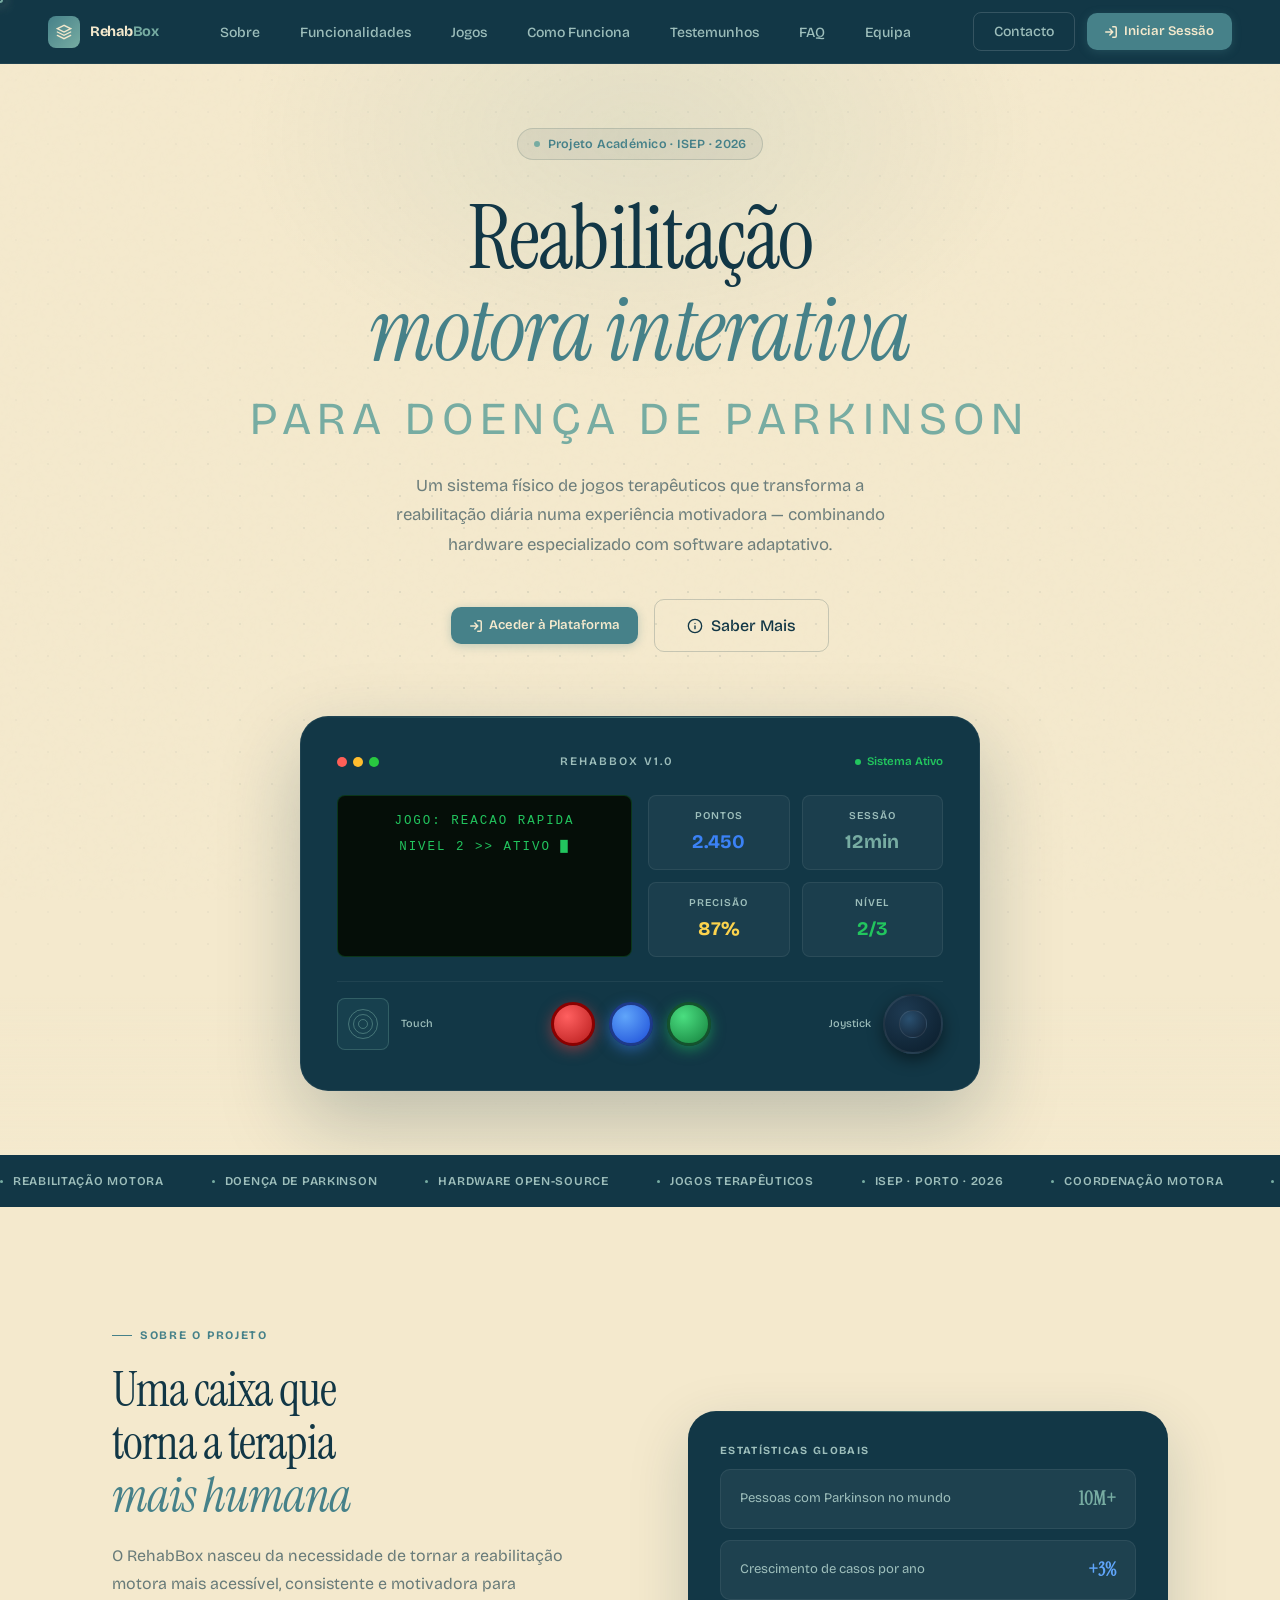
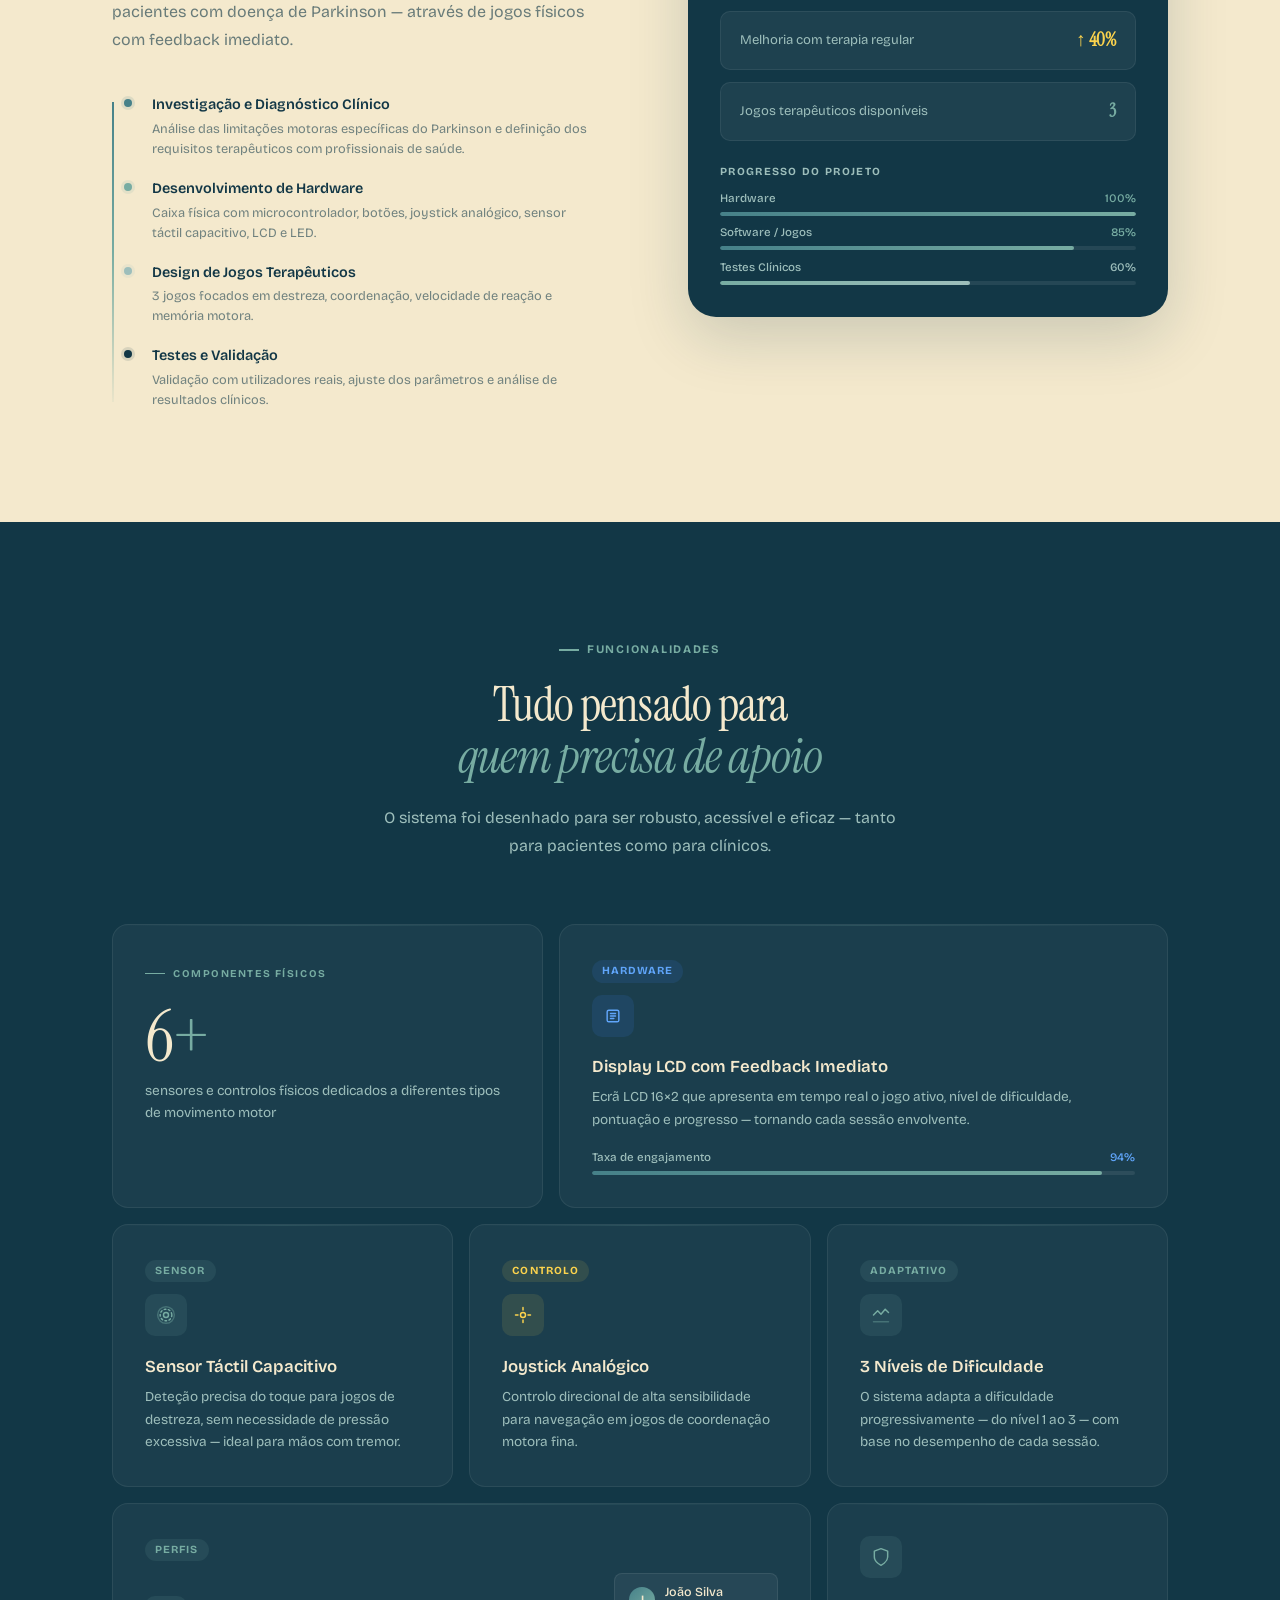
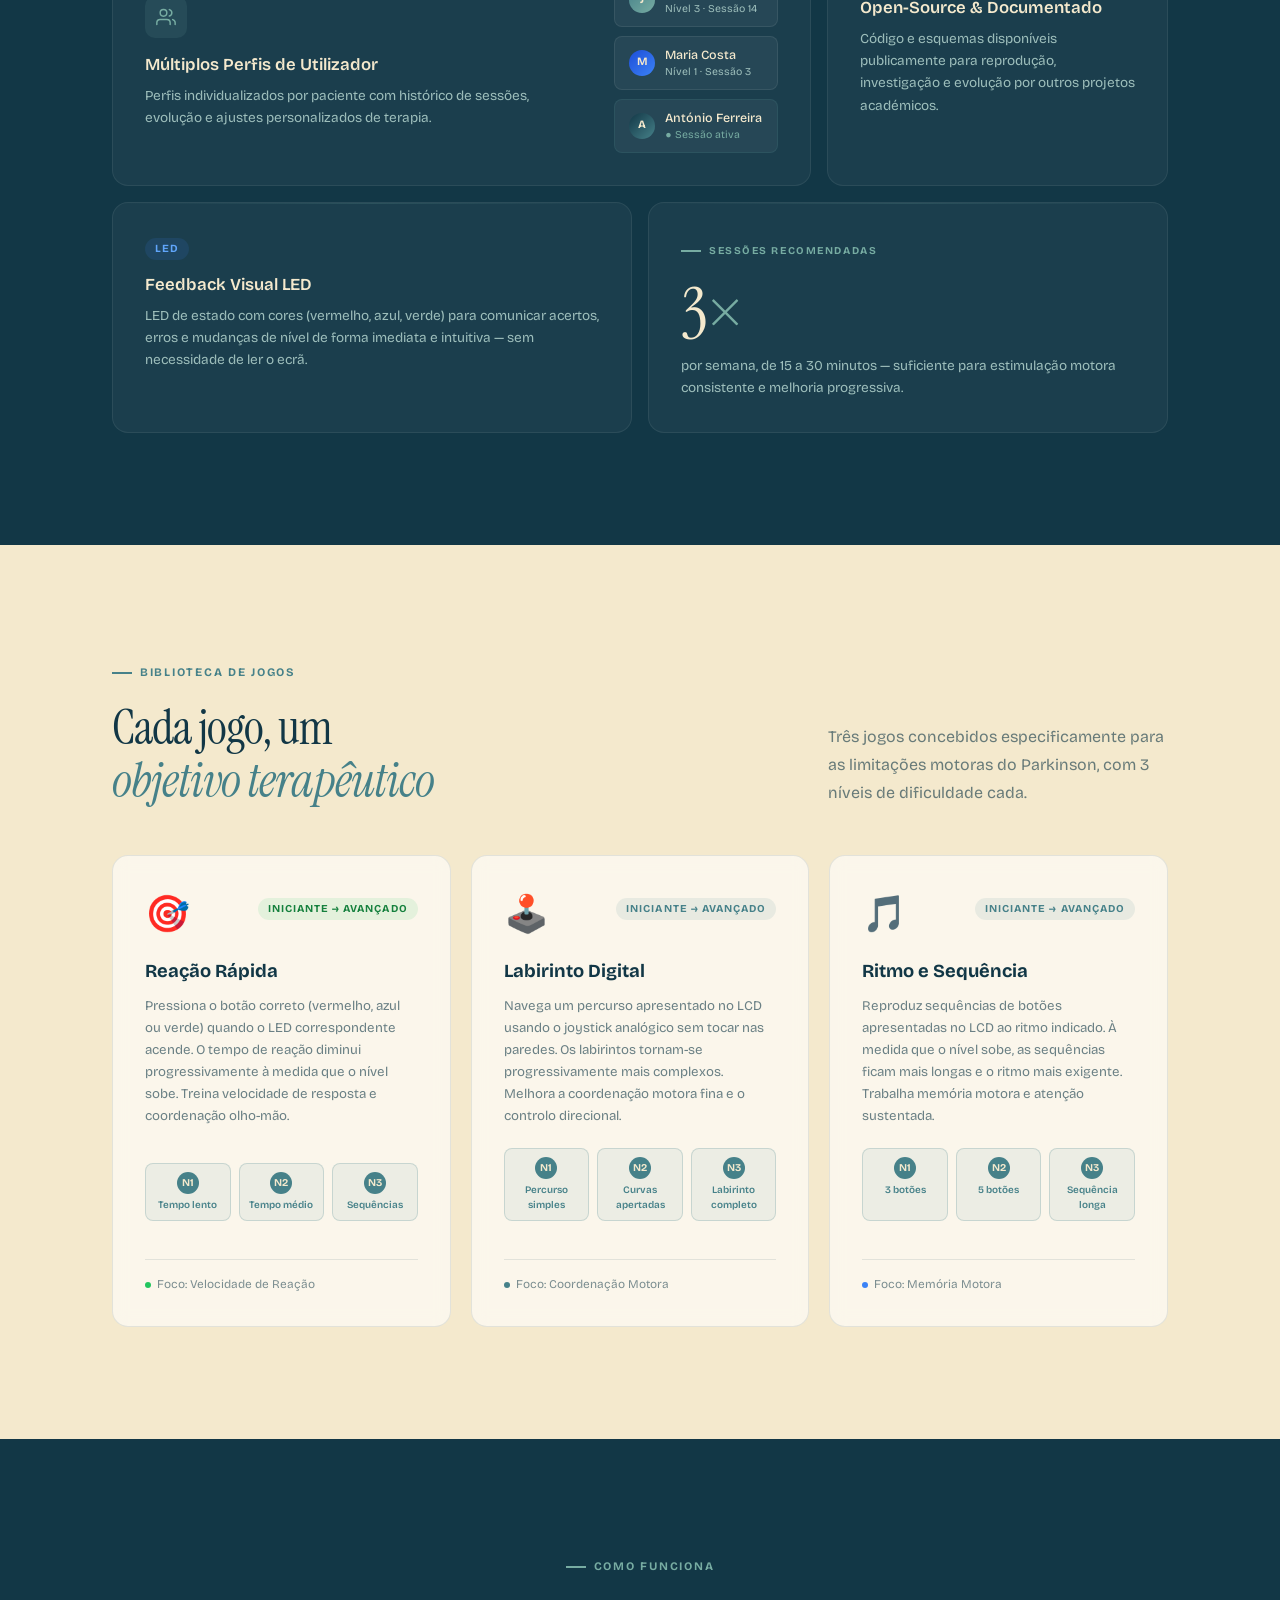
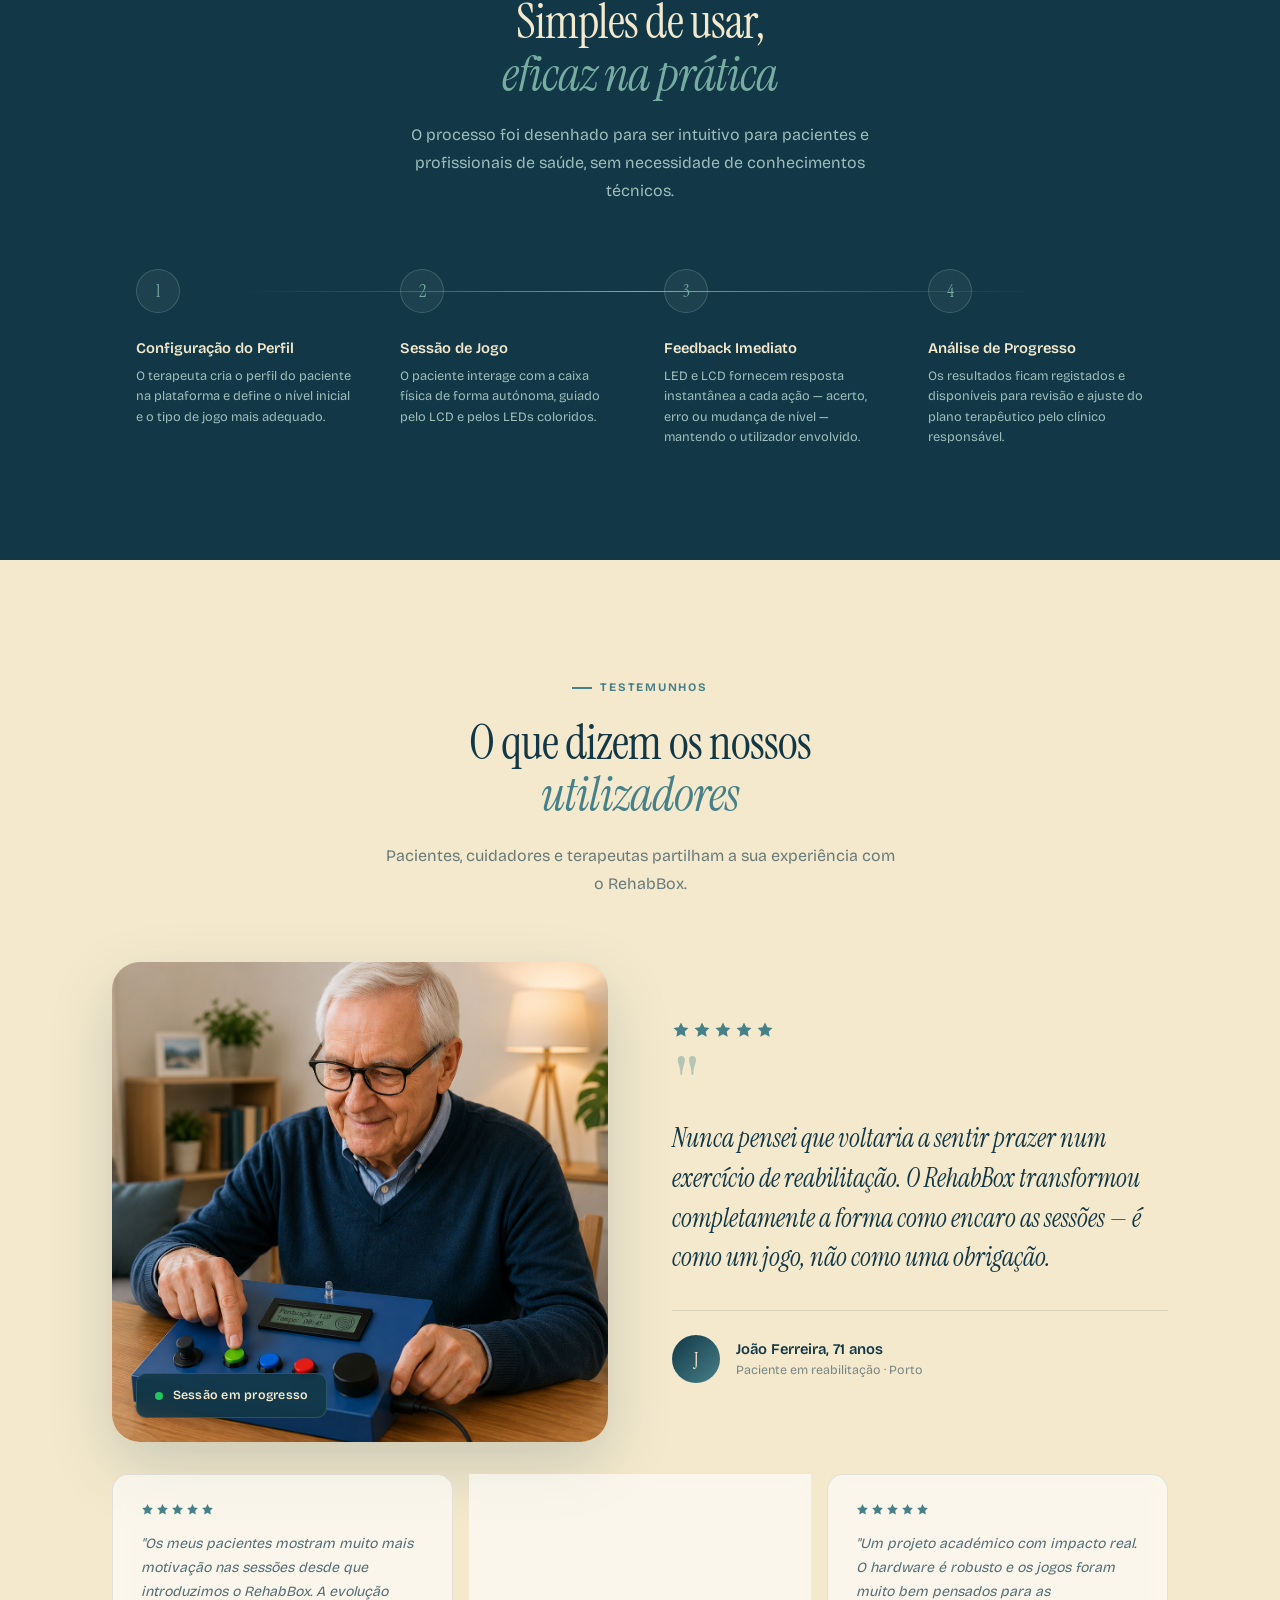
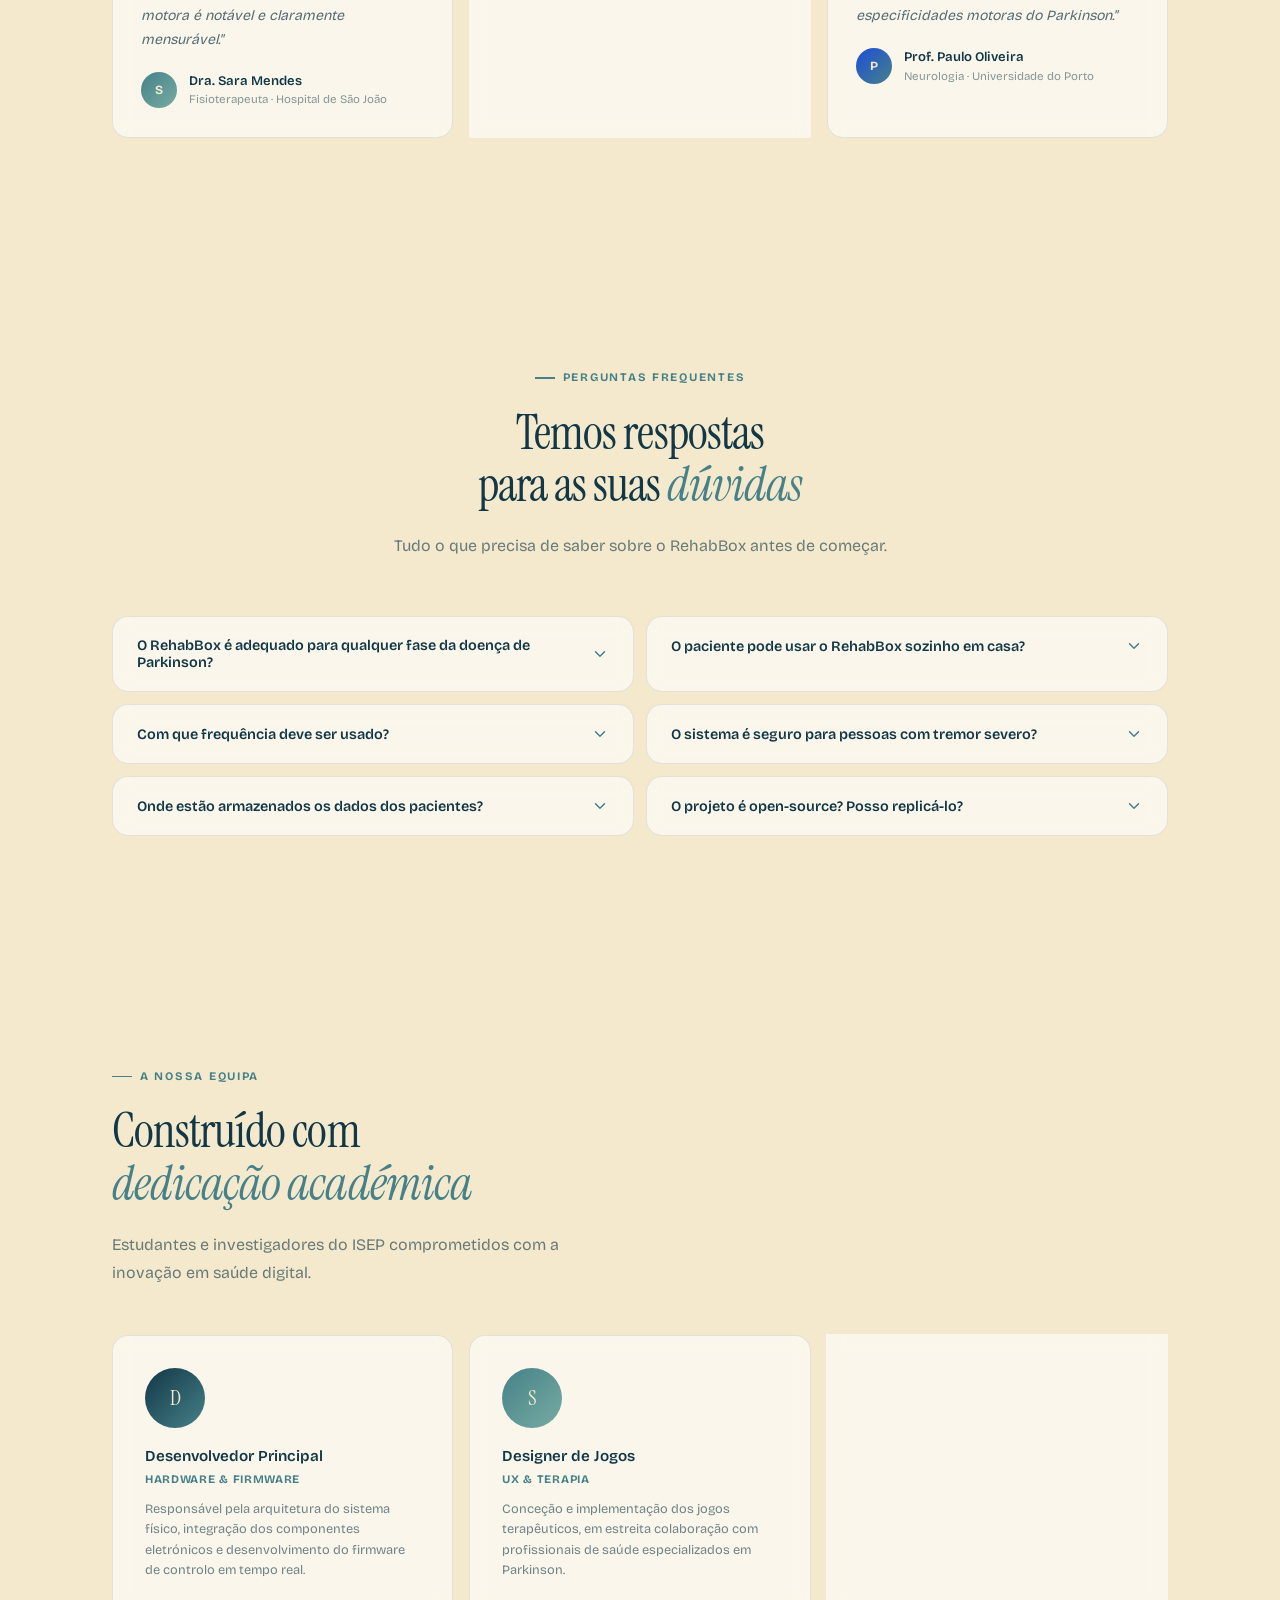
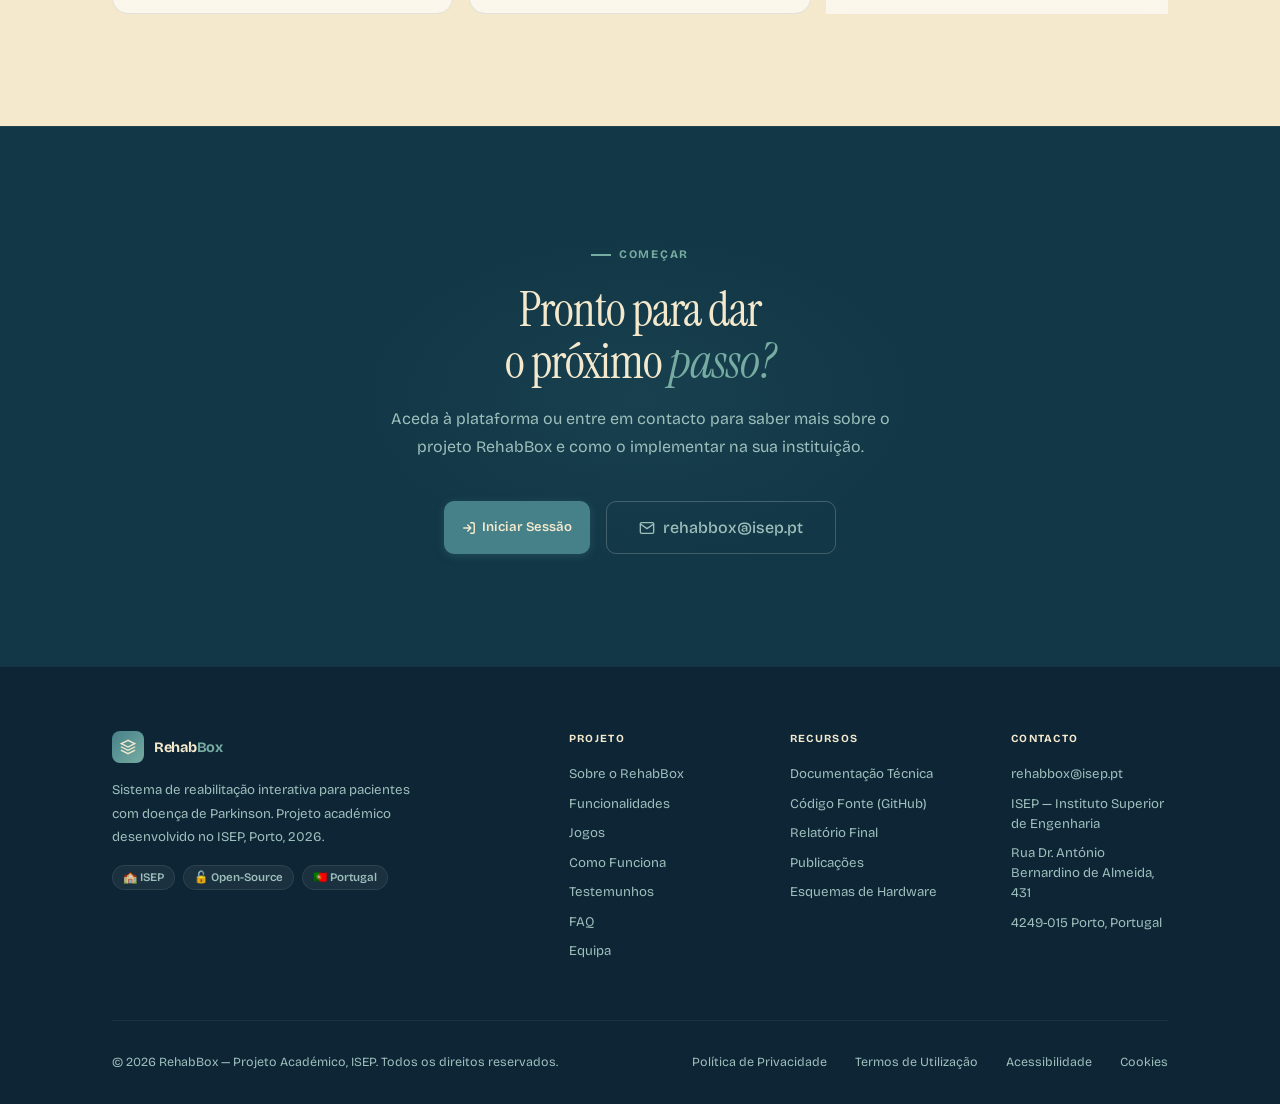
<file: web/index.html>
<!DOCTYPE html>
<html lang="pt">
<head>
  <meta charset="UTF-8">
  <meta name="viewport" content="width=device-width, initial-scale=1.0">
  <title>RehabBox — Reabilitação Motora para Parkinson</title>
  <meta name="description" content="Sistema físico de jogos terapêuticos que transforma a reabilitação diária de pacientes com doença de Parkinson numa experiência motivadora.">
  <link rel="icon" type="image/png" href="./assets/images/logo1.png">
  <link rel="preconnect" href="https://fonts.googleapis.com">
  <link href="https://fonts.googleapis.com/css2?family=Bricolage+Grotesque:opsz,wght@12..96,300;12..96,400;12..96,500;12..96,600;12..96,700;12..96,800&family=Instrument+Serif:ital@0;1&display=swap" rel="stylesheet">
  <link rel="stylesheet" href="./assets/css/style.css">
</head>
<body>

<div class="cursor-dot"   id="cursorDot"></div>
<div class="cursor-cross" id="cursorCross"></div>

<!-- ════════════════════ NAV ════════════════════ -->
<nav id="mainNav">
  <a href="#" class="nav-logo">
    <div class="logo-mark">
      <svg viewBox="0 0 24 24" fill="none" stroke="#F4E9CD" stroke-width="2" stroke-linecap="round">
        <path d="M12 2L2 7l10 5 10-5-10-5z"/>
        <path d="M2 17l10 5 10-5"/>
        <path d="M2 12l10 5 10-5"/>
      </svg>
    </div>
    <span class="logo-wordmark">Rehab<span>Box</span></span>
  </a>

  <ul class="nav-links">
    <li><a href="#sobre">Sobre</a></li>
    <li><a href="#funcionalidades">Funcionalidades</a></li>
    <li><a href="#jogos">Jogos</a></li>
    <li><a href="#como-funciona">Como Funciona</a></li>
    <li><a href="#testemunhos">Testemunhos</a></li>
    <li><a href="#faq">FAQ</a></li>
    <li><a href="#equipa">Equipa</a></li>
  </ul>

  <div class="nav-actions">
    <a href="#contacto" class="btn-ghost">Contacto</a>
    <a href="login.php" class="btn-primary">
      <svg width="14" height="14" viewBox="0 0 24 24" fill="none" stroke="currentColor" stroke-width="2.5" stroke-linecap="round">
        <path d="M15 3h4a2 2 0 0 1 2 2v14a2 2 0 0 1-2 2h-4M10 17l5-5-5-5M15 12H3"/>
      </svg>
      Iniciar Sessão
    </a>
  </div>
</nav>

<!-- ════════════════════ HERO ════════════════════ -->
<section class="hero" id="inicio">
  <div class="hero-grid"></div>

  <div class="hero-badge">
    <div class="badge-pulse"></div>
    Projeto Académico · ISEP · 2026
  </div>

  <h1 class="hero-title">
    Reabilitação<br>
    <span class="highlight">motora interativa</span>
    <span class="accent-line">para doença de Parkinson</span>
  </h1>

  <p class="hero-sub">
    Um sistema físico de jogos terapêuticos que transforma a reabilitação diária numa experiência motivadora — combinando hardware especializado com software adaptativo.
  </p>

  <div class="hero-ctas">
    <a href="login.php" class="btn-primary btn-primary-lg">
      <svg width="16" height="16" viewBox="0 0 24 24" fill="none" stroke="currentColor" stroke-width="2.5" stroke-linecap="round">
        <path d="M15 3h4a2 2 0 0 1 2 2v14a2 2 0 0 1-2 2h-4M10 17l5-5-5-5M15 12H3"/>
      </svg>
      Aceder à Plataforma
    </a>
    <a href="#sobre" class="btn-secondary-lg">
      <svg width="16" height="16" viewBox="0 0 24 24" fill="none" stroke="currentColor" stroke-width="2" stroke-linecap="round">
        <circle cx="12" cy="12" r="10"/>
        <path d="M12 16v-4M12 8h.01"/>
      </svg>
      Saber Mais
    </a>
  </div>

  <!-- Device Mockup -->
  <div class="hero-device">
    <div class="device-frame">
      <div class="device-topbar">
        <div class="device-dots">
          <div class="d-dot r"></div>
          <div class="d-dot y"></div>
          <div class="d-dot g"></div>
        </div>
        <div class="device-title">RehabBox v1.0</div>
        <div class="device-status"><div class="status-dot"></div>Sistema Ativo</div>
      </div>

      <div class="device-body">
        <div class="device-lcd">
          <div class="lcd-line">JOGO: REACAO RAPIDA</div>
          <div class="lcd-line blink">NIVEL 2 &gt;&gt; ATIVO &#9608;</div>
        </div>
        <div class="device-stats">
          <div class="dstat"><div class="dstat-label">Pontos</div><div class="dstat-val blue">2.450</div></div>
          <div class="dstat"><div class="dstat-label">Sessão</div><div class="dstat-val teal">12min</div></div>
          <div class="dstat"><div class="dstat-label">Precisão</div><div class="dstat-val amber">87%</div></div>
          <div class="dstat"><div class="dstat-label">Nível</div><div class="dstat-val green">2/3</div></div>
        </div>
      </div>

      <div class="device-controls">
        <div style="display:flex;align-items:center;gap:12px;">
          <div class="touch-sensor">
            <div class="sensor-visual">
              <div class="sensor-ring"></div>
              <div class="sensor-ring"></div>
              <div class="sensor-ring"></div>
            </div>
          </div>
          <span class="ctrl-label">Touch</span>
        </div>
        <div class="ctrl-buttons">
          <div class="ctrl-btn cb-red"></div>
          <div class="ctrl-btn cb-blue"></div>
          <div class="ctrl-btn cb-green"></div>
        </div>
        <div style="display:flex;align-items:center;gap:12px;">
          <span class="ctrl-label">Joystick</span>
          <div class="joystick-housing"><div class="joystick-nub"></div></div>
        </div>
      </div>
    </div>
  </div>
</section>

<!-- ════════════════════ MARQUEE ════════════════════ -->
<div class="marquee-section" aria-hidden="true">
  <div class="marquee-track">
    <span class="marquee-item"><div class="marquee-dot"></div>Reabilitação Motora</span>
    <span class="marquee-item"><div class="marquee-dot"></div>Doença de Parkinson</span>
    <span class="marquee-item"><div class="marquee-dot"></div>Hardware Open-Source</span>
    <span class="marquee-item"><div class="marquee-dot"></div>Jogos Terapêuticos</span>
    <span class="marquee-item"><div class="marquee-dot"></div>ISEP · Porto · 2026</span>
    <span class="marquee-item"><div class="marquee-dot"></div>Coordenação Motora</span>
    <span class="marquee-item"><div class="marquee-dot"></div>Dificuldade Adaptativa</span>
    <span class="marquee-item"><div class="marquee-dot"></div>Feedback em Tempo Real</span>
    <span class="marquee-item"><div class="marquee-dot"></div>Reabilitação Motora</span>
    <span class="marquee-item"><div class="marquee-dot"></div>Doença de Parkinson</span>
    <span class="marquee-item"><div class="marquee-dot"></div>Hardware Open-Source</span>
    <span class="marquee-item"><div class="marquee-dot"></div>Jogos Terapêuticos</span>
    <span class="marquee-item"><div class="marquee-dot"></div>ISEP · Porto · 2026</span>
    <span class="marquee-item"><div class="marquee-dot"></div>Coordenação Motora</span>
    <span class="marquee-item"><div class="marquee-dot"></div>Dificuldade Adaptativa</span>
    <span class="marquee-item"><div class="marquee-dot"></div>Feedback em Tempo Real</span>
  </div>
</div>

<!-- ════════════════════ SOBRE ════════════════════ -->
<section id="sobre" class="about-section">
  <div class="about-inner">
    <div class="reveal">
      <div class="eyebrow">Sobre o Projeto</div>
      <h2 class="heading">Uma caixa que<br>torna a terapia<br><em>mais humana</em></h2>
      <p class="lead">O RehabBox nasceu da necessidade de tornar a reabilitação motora mais acessível, consistente e motivadora para pacientes com doença de Parkinson — através de jogos físicos com feedback imediato.</p>
      <div class="timeline">
        <div class="tl-item">
          <div class="tl-dot"></div>
          <h4>Investigação e Diagnóstico Clínico</h4>
          <p>Análise das limitações motoras específicas do Parkinson e definição dos requisitos terapêuticos com profissionais de saúde.</p>
        </div>
        <div class="tl-item">
          <div class="tl-dot" style="background:var(--teal-m);box-shadow:0 0 0 3px rgba(119,172,162,0.14);"></div>
          <h4>Desenvolvimento de Hardware</h4>
          <p>Caixa física com microcontrolador, botões, joystick analógico, sensor táctil capacitivo, LCD e LED.</p>
        </div>
        <div class="tl-item">
          <div class="tl-dot" style="background:var(--ash);box-shadow:0 0 0 3px rgba(157,190,187,0.14);"></div>
          <h4>Design de Jogos Terapêuticos</h4>
          <p>3 jogos focados em destreza, coordenação, velocidade de reação e memória motora.</p>
        </div>
        <div class="tl-item" style="padding-bottom:0;">
          <div class="tl-dot" style="background:var(--ink);box-shadow:0 0 0 3px rgba(18,55,70,0.12);"></div>
          <h4>Testes e Validação</h4>
          <p>Validação com utilizadores reais, ajuste dos parâmetros e análise de resultados clínicos.</p>
        </div>
      </div>
    </div>

    <div class="context-visual reveal reveal-delay-2">
      <div class="cv-label">Estatísticas Globais</div>
      <div class="stat-row">
        <div class="stat-item"><span class="stat-item-label">Pessoas com Parkinson no mundo</span><span class="stat-item-val t">10M+</span></div>
        <div class="stat-item"><span class="stat-item-label">Crescimento de casos por ano</span><span class="stat-item-val b">+3%</span></div>
        <div class="stat-item"><span class="stat-item-label">Melhoria com terapia regular</span><span class="stat-item-val a">↑ 40%</span></div>
        <div class="stat-item"><span class="stat-item-label">Jogos terapêuticos disponíveis</span><span class="stat-item-val" style="color:var(--teal-m);">3</span></div>
      </div>
      <div class="prog-group">
        <div class="cv-label">Progresso do Projeto</div>
        <div class="pv"><div class="pl"><span>Hardware</span><span style="color:var(--teal-m);">100%</span></div><div class="pb"><div class="pf" style="width:100%"></div></div></div>
        <div class="pv"><div class="pl"><span>Software / Jogos</span><span style="color:var(--teal-m);">85%</span></div><div class="pb"><div class="pf" style="width:85%"></div></div></div>
        <div class="pv"><div class="pl"><span>Testes Clínicos</span><span style="color:var(--ash);">60%</span></div><div class="pb"><div class="pf" style="width:60%;background:linear-gradient(90deg,var(--teal-m),var(--ash));"></div></div></div>
      </div>
    </div>
  </div>
</section>

<!-- ════════════════════ FUNCIONALIDADES ════════════════════ -->
<section class="features-section" id="funcionalidades">
  <div class="section-inner">
    <div class="text-center reveal">
      <div class="eyebrow" style="justify-content:center;">Funcionalidades</div>
      <h2 class="heading">Tudo pensado para<br><em>quem precisa de apoio</em></h2>
      <p class="lead" style="margin:0 auto;">O sistema foi desenhado para ser robusto, acessível e eficaz — tanto para pacientes como para clínicos.</p>
    </div>

    <div class="bento reveal reveal-delay-1">

      <!-- número de componentes -->
      <div class="bento-card span-5">
        <div class="eyebrow" style="font-size:0.65rem;">Componentes físicos</div>
        <div class="bento-number">6<span>+</span></div>
        <p style="margin-top:0.4rem;">sensores e controlos físicos dedicados a diferentes tipos de movimento motor</p>
      </div>

      <!-- LCD -->
      <div class="bento-card span-7">
        <span class="bento-tag tag-blue">Hardware</span>
        <div class="bento-icon blue">
          <svg viewBox="0 0 24 24" stroke="#60A5FA"><rect x="5" y="5" width="14" height="14" rx="2"/><path d="M9 9h6M9 12h6M9 15h4"/></svg>
        </div>
        <h3>Display LCD com Feedback Imediato</h3>
        <p>Ecrã LCD 16×2 que apresenta em tempo real o jogo ativo, nível de dificuldade, pontuação e progresso — tornando cada sessão envolvente.</p>
        <div style="margin-top:1.1rem;">
          <div class="bprog-label"><span>Taxa de engajamento</span><span style="color:#60A5FA;">94%</span></div>
          <div class="bprog-bar"><div class="bprog-fill" style="width:94%"></div></div>
        </div>
      </div>

      <!-- sensor táctil -->
      <div class="bento-card span-4">
        <span class="bento-tag tag-teal">Sensor</span>
        <div class="bento-icon teal">
          <svg viewBox="0 0 24 24" stroke="var(--teal-m)"><circle cx="12" cy="12" r="3"/><circle cx="12" cy="12" r="7" stroke-dasharray="2 3"/><circle cx="12" cy="12" r="10" opacity="0.4"/></svg>
        </div>
        <h3>Sensor Táctil Capacitivo</h3>
        <p>Deteção precisa do toque para jogos de destreza, sem necessidade de pressão excessiva — ideal para mãos com tremor.</p>
      </div>

      <!-- joystick -->
      <div class="bento-card span-4">
        <span class="bento-tag tag-amber">Controlo</span>
        <div class="bento-icon amber">
          <svg viewBox="0 0 24 24" stroke="#FCD34D"><circle cx="12" cy="12" r="3"/><path d="M12 3v3M12 18v3M3 12h3M18 12h3"/></svg>
        </div>
        <h3>Joystick Analógico</h3>
        <p>Controlo direcional de alta sensibilidade para navegação em jogos de coordenação motora fina.</p>
      </div>

      <!-- dificuldade progressiva -->
      <div class="bento-card span-4">
        <span class="bento-tag tag-teal">Adaptativo</span>
        <div class="bento-icon teal">
          <svg viewBox="0 0 24 24" stroke="var(--teal-m)"><path d="M3 12l5-5 4 4 5-6 4 4"/><path d="M3 20h18" opacity="0.4"/></svg>
        </div>
        <h3>3 Níveis de Dificuldade</h3>
        <p>O sistema adapta a dificuldade progressivamente — do nível 1 ao 3 — com base no desempenho de cada sessão.</p>
      </div>

      <!-- perfis -->
      <div class="bento-card span-8">
        <span class="bento-tag tag-teal">Perfis</span>
        <div style="display:flex;gap:2rem;align-items:center;">
          <div>
            <div class="bento-icon teal" style="margin-bottom:0.9rem;">
              <svg viewBox="0 0 24 24" stroke="var(--teal-m)"><path d="M17 21v-2a4 4 0 0 0-4-4H5a4 4 0 0 0-4 4v2"/><circle cx="9" cy="7" r="4"/><path d="M23 21v-2a4 4 0 0 0-3-3.87M16 3.13a4 4 0 0 1 0 7.75"/></svg>
            </div>
            <h3>Múltiplos Perfis de Utilizador</h3>
            <p>Perfis individualizados por paciente com histórico de sessões, evolução e ajustes personalizados de terapia.</p>
          </div>
          <div style="flex-shrink:0;display:flex;flex-direction:column;gap:0.55rem;">
            <div class="profile-pill">
              <div class="profile-av" style="background:linear-gradient(135deg,var(--teal-d),var(--teal-m));">J</div>
              <div><div class="profile-name">João Silva</div><div class="profile-sub">Nível 3 · Sessão 14</div></div>
            </div>
            <div class="profile-pill">
              <div class="profile-av" style="background:linear-gradient(135deg,#1D4ED8,#3B82F6);">M</div>
              <div><div class="profile-name">Maria Costa</div><div class="profile-sub">Nível 1 · Sessão 3</div></div>
            </div>
            <div class="profile-pill" style="border-color:rgba(70,129,137,0.2);">
              <div class="profile-av" style="background:linear-gradient(135deg,var(--ink),var(--teal-d));">A</div>
              <div><div class="profile-name">António Ferreira</div><div class="profile-sub active">● Sessão ativa</div></div>
            </div>
          </div>
        </div>
      </div>

      <!-- open source -->
      <div class="bento-card span-4">
        <div class="bento-icon teal">
          <svg viewBox="0 0 24 24" stroke="var(--teal-m)"><path d="M12 22s8-4 8-10V5l-8-3-8 3v7c0 6 8 10 8 10z"/></svg>
        </div>
        <h3>Open-Source &amp; Documentado</h3>
        <p>Código e esquemas disponíveis publicamente para reprodução, investigação e evolução por outros projetos académicos.</p>
      </div>

      <!-- LED -->
      <div class="bento-card span-6">
        <span class="bento-tag tag-blue">LED</span>
        <h3>Feedback Visual LED</h3>
        <p>LED de estado com cores (vermelho, azul, verde) para comunicar acertos, erros e mudanças de nível de forma imediata e intuitiva — sem necessidade de ler o ecrã.</p>
      </div>

      <!-- sessões recomendadas -->
      <div class="bento-card span-6">
        <div class="eyebrow" style="font-size:0.65rem;">Sessões recomendadas</div>
        <div class="bento-number">3<span>×</span></div>
        <p style="margin-top:0.25rem;">por semana, de 15 a 30 minutos — suficiente para estimulação motora consistente e melhoria progressiva.</p>
      </div>

    </div>
  </div>
</section>

<!-- ════════════════════ JOGOS (3 apenas) ════════════════════ -->
<section class="games-section" id="jogos">
  <div class="section-inner">
    <div class="games-header reveal">
      <div>
        <div class="eyebrow">Biblioteca de Jogos</div>
        <h2 class="heading mb-0">Cada jogo, um<br><em>objetivo terapêutico</em></h2>
      </div>
      <p class="lead" style="max-width:340px;">Três jogos concebidos especificamente para as limitações motoras do Parkinson, com 3 níveis de dificuldade cada.</p>
    </div>

    <!-- 3 jogos em grelha de 3 colunas -->
    <div class="games-grid-3 reveal reveal-delay-1">

      <div class="game-card game-card-lg">
        <div class="game-card-header">
          <span class="game-icon">🎯</span>
          <span class="game-diff diff-easy">Iniciante → Avançado</span>
        </div>
        <h3>Reação Rápida</h3>
        <p>Pressiona o botão correto (vermelho, azul ou verde) quando o LED correspondente acende. O tempo de reação diminui progressivamente à medida que o nível sobe. Treina velocidade de resposta e coordenação olho-mão.</p>
        <div class="game-levels">
          <div class="game-level-item active"><span>N1</span>Tempo lento</div>
          <div class="game-level-item active"><span>N2</span>Tempo médio</div>
          <div class="game-level-item active"><span>N3</span>Sequências</div>
        </div>
        <div class="game-stat"><div class="game-stat-dot" style="background:#22C55E;"></div>Foco: Velocidade de Reação</div>
      </div>

      <div class="game-card game-card-lg">
        <div class="game-card-header">
          <span class="game-icon">🕹️</span>
          <span class="game-diff diff-mid">Iniciante → Avançado</span>
        </div>
        <h3>Labirinto Digital</h3>
        <p>Navega um percurso apresentado no LCD usando o joystick analógico sem tocar nas paredes. Os labirintos tornam-se progressivamente mais complexos. Melhora a coordenação motora fina e o controlo direcional.</p>
        <div class="game-levels">
          <div class="game-level-item active"><span>N1</span>Percurso simples</div>
          <div class="game-level-item active"><span>N2</span>Curvas apertadas</div>
          <div class="game-level-item active"><span>N3</span>Labirinto completo</div>
        </div>
        <div class="game-stat"><div class="game-stat-dot" style="background:var(--teal-d);"></div>Foco: Coordenação Motora</div>
      </div>

      <div class="game-card game-card-lg">
        <div class="game-card-header">
          <span class="game-icon">🎵</span>
          <span class="game-diff diff-mid">Iniciante → Avançado</span>
        </div>
        <h3>Ritmo e Sequência</h3>
        <p>Reproduz sequências de botões apresentadas no LCD ao ritmo indicado. À medida que o nível sobe, as sequências ficam mais longas e o ritmo mais exigente. Trabalha memória motora e atenção sustentada.</p>
        <div class="game-levels">
          <div class="game-level-item active"><span>N1</span>3 botões</div>
          <div class="game-level-item active"><span>N2</span>5 botões</div>
          <div class="game-level-item active"><span>N3</span>Sequência longa</div>
        </div>
        <div class="game-stat"><div class="game-stat-dot" style="background:#3B82F6;"></div>Foco: Memória Motora</div>
      </div>

    </div>
  </div>
</section>

<!-- ════════════════════ COMO FUNCIONA ════════════════════ -->
<section class="how-section" id="como-funciona">
  <div class="section-inner">
    <div class="text-center reveal">
      <div class="eyebrow" style="justify-content:center;">Como Funciona</div>
      <h2 class="heading">Simples de usar,<br><em>eficaz na prática</em></h2>
      <p class="lead" style="margin:0 auto;">O processo foi desenhado para ser intuitivo para pacientes e profissionais de saúde, sem necessidade de conhecimentos técnicos.</p>
    </div>
    <div class="steps-container reveal reveal-delay-1">
      <div class="step-item">
        <div class="step-num">1</div>
        <h4>Configuração do Perfil</h4>
        <p>O terapeuta cria o perfil do paciente na plataforma e define o nível inicial e o tipo de jogo mais adequado.</p>
      </div>
      <div class="step-item">
        <div class="step-num">2</div>
        <h4>Sessão de Jogo</h4>
        <p>O paciente interage com a caixa física de forma autónoma, guiado pelo LCD e pelos LEDs coloridos.</p>
      </div>
      <div class="step-item">
        <div class="step-num">3</div>
        <h4>Feedback Imediato</h4>
        <p>LED e LCD fornecem resposta instantânea a cada ação — acerto, erro ou mudança de nível — mantendo o utilizador envolvido.</p>
      </div>
      <div class="step-item">
        <div class="step-num">4</div>
        <h4>Análise de Progresso</h4>
        <p>Os resultados ficam registados e disponíveis para revisão e ajuste do plano terapêutico pelo clínico responsável.</p>
      </div>
    </div>
  </div>
</section>

<!-- ════════════════════ TESTEMUNHOS ════════════════════ -->
<section class="testimonials-section" id="testemunhos">
  <div class="section-inner">
    <div class="text-center reveal">
      <div class="eyebrow" style="justify-content:center;">Testemunhos</div>
      <h2 class="heading">O que dizem os nossos<br><em>utilizadores</em></h2>
      <p class="lead" style="margin:0 auto;">Pacientes, cuidadores e terapeutas partilham a sua experiência com o RehabBox.</p>
    </div>

    <!-- hero testimonial -->
    <div class="testimonial-hero reveal reveal-delay-1">
      <div class="testimonial-img-wrap">
        <img src="./assets/images/belhote.png" alt="Paciente a interagir com o dispositivo RehabBox">
        <div class="testimonial-img-badge">
          <div class="badge-dot"></div>
          <span>Sessão em progresso</span>
        </div>
      </div>
      <div class="testimonial-quote-main">
        <div>
          <div class="stars">
            <svg viewBox="0 0 24 24"><path d="M12 2l3.09 6.26L22 9.27l-5 4.87 1.18 6.88L12 17.77l-6.18 3.25L7 14.14 2 9.27l6.91-1.01L12 2z"/></svg>
            <svg viewBox="0 0 24 24"><path d="M12 2l3.09 6.26L22 9.27l-5 4.87 1.18 6.88L12 17.77l-6.18 3.25L7 14.14 2 9.27l6.91-1.01L12 2z"/></svg>
            <svg viewBox="0 0 24 24"><path d="M12 2l3.09 6.26L22 9.27l-5 4.87 1.18 6.88L12 17.77l-6.18 3.25L7 14.14 2 9.27l6.91-1.01L12 2z"/></svg>
            <svg viewBox="0 0 24 24"><path d="M12 2l3.09 6.26L22 9.27l-5 4.87 1.18 6.88L12 17.77l-6.18 3.25L7 14.14 2 9.27l6.91-1.01L12 2z"/></svg>
            <svg viewBox="0 0 24 24"><path d="M12 2l3.09 6.26L22 9.27l-5 4.87 1.18 6.88L12 17.77l-6.18 3.25L7 14.14 2 9.27l6.91-1.01L12 2z"/></svg>
          </div>
          <span class="quote-mark">"</span>
          <p class="quote-text">Nunca pensei que voltaria a sentir prazer num exercício de reabilitação. O RehabBox transformou completamente a forma como encaro as sessões — é como um jogo, não como uma obrigação.</p>
        </div>
        <div class="quote-author">
          <div class="quote-avatar">J</div>
          <div>
            <div class="quote-author-name">João Ferreira, 71 anos</div>
            <div class="quote-author-role">Paciente em reabilitação · Porto</div>
          </div>
        </div>
      </div>
    </div>

    <!-- cards secundários -->
    <div class="testimonial-cards reveal reveal-delay-2">
      <div class="testimonial-card">
        <div class="mini-stars">
          <svg viewBox="0 0 24 24"><path d="M12 2l3.09 6.26L22 9.27l-5 4.87 1.18 6.88L12 17.77l-6.18 3.25L7 14.14 2 9.27l6.91-1.01L12 2z"/></svg>
          <svg viewBox="0 0 24 24"><path d="M12 2l3.09 6.26L22 9.27l-5 4.87 1.18 6.88L12 17.77l-6.18 3.25L7 14.14 2 9.27l6.91-1.01L12 2z"/></svg>
          <svg viewBox="0 0 24 24"><path d="M12 2l3.09 6.26L22 9.27l-5 4.87 1.18 6.88L12 17.77l-6.18 3.25L7 14.14 2 9.27l6.91-1.01L12 2z"/></svg>
          <svg viewBox="0 0 24 24"><path d="M12 2l3.09 6.26L22 9.27l-5 4.87 1.18 6.88L12 17.77l-6.18 3.25L7 14.14 2 9.27l6.91-1.01L12 2z"/></svg>
          <svg viewBox="0 0 24 24"><path d="M12 2l3.09 6.26L22 9.27l-5 4.87 1.18 6.88L12 17.77l-6.18 3.25L7 14.14 2 9.27l6.91-1.01L12 2z"/></svg>
        </div>
        <blockquote>"Os meus pacientes mostram muito mais motivação nas sessões desde que introduzimos o RehabBox. A evolução motora é notável e claramente mensurável."</blockquote>
        <div class="mini-author">
          <div class="mini-avatar" style="background:linear-gradient(135deg,var(--teal-d),var(--teal-m));">S</div>
          <div>
            <div class="mini-author-name">Dra. Sara Mendes</div>
            <div class="mini-author-role">Fisioterapeuta · Hospital de São João</div>
          </div>
        </div>
      </div>

      <div class="testimonial-card">
        <div class="mini-stars">
          <svg viewBox="0 0 24 24"><path d="M12 2l3.09 6.26L22 9.27l-5 4.87 1.18 6.88L12 17.77l-6.18 3.25L7 14.14 2 9.27l6.91-1.01L12 2z"/></svg>
          <svg viewBox="0 0 24 24"><path d="M12 2l3.09 6.26L22 9.27l-5 4.87 1.18 6.88L12 17.77l-6.18 3.25L7 14.14 2 9.27l6.91-1.01L12 2z"/></svg>
          <svg viewBox="0 0 24 24"><path d="M12 2l3.09 6.26L22 9.27l-5 4.87 1.18 6.88L12 17.77l-6.18 3.25L7 14.14 2 9.27l6.91-1.01L12 2z"/></svg>
          <svg viewBox="0 0 24 24"><path d="M12 2l3.09 6.26L22 9.27l-5 4.87 1.18 6.88L12 17.77l-6.18 3.25L7 14.14 2 9.27l6.91-1.01L12 2z"/></svg>
          <svg viewBox="0 0 24 24"><path d="M12 2l3.09 6.26L22 9.27l-5 4.87 1.18 6.88L12 17.77l-6.18 3.25L7 14.14 2 9.27l6.91-1.01L12 2z"/></svg>
        </div>
        <blockquote>"A minha mãe usa o RehabBox todos os dias. Sente que está a jogar, não a fazer terapia — e isso faz toda a diferença na adesão ao tratamento."</blockquote>
        <div class="mini-author">
          <div class="mini-avatar" style="background:linear-gradient(135deg,var(--ink),var(--teal-d));">R</div>
          <div>
            <div class="mini-author-name">Ricardo Costa</div>
            <div class="mini-author-role">Cuidador informal · Braga</div>
          </div>
        </div>
      </div>

      <div class="testimonial-card">
        <div class="mini-stars">
          <svg viewBox="0 0 24 24"><path d="M12 2l3.09 6.26L22 9.27l-5 4.87 1.18 6.88L12 17.77l-6.18 3.25L7 14.14 2 9.27l6.91-1.01L12 2z"/></svg>
          <svg viewBox="0 0 24 24"><path d="M12 2l3.09 6.26L22 9.27l-5 4.87 1.18 6.88L12 17.77l-6.18 3.25L7 14.14 2 9.27l6.91-1.01L12 2z"/></svg>
          <svg viewBox="0 0 24 24"><path d="M12 2l3.09 6.26L22 9.27l-5 4.87 1.18 6.88L12 17.77l-6.18 3.25L7 14.14 2 9.27l6.91-1.01L12 2z"/></svg>
          <svg viewBox="0 0 24 24"><path d="M12 2l3.09 6.26L22 9.27l-5 4.87 1.18 6.88L12 17.77l-6.18 3.25L7 14.14 2 9.27l6.91-1.01L12 2z"/></svg>
          <svg viewBox="0 0 24 24"><path d="M12 2l3.09 6.26L22 9.27l-5 4.87 1.18 6.88L12 17.77l-6.18 3.25L7 14.14 2 9.27l6.91-1.01L12 2z"/></svg>
        </div>
        <blockquote>"Um projeto académico com impacto real. O hardware é robusto e os jogos foram muito bem pensados para as especificidades motoras do Parkinson."</blockquote>
        <div class="mini-author">
          <div class="mini-avatar" style="background:linear-gradient(135deg,#1D4ED8,var(--teal-d));">P</div>
          <div>
            <div class="mini-author-name">Prof. Paulo Oliveira</div>
            <div class="mini-author-role">Neurologia · Universidade do Porto</div>
          </div>
        </div>
      </div>
    </div>
  </div>
</section>

<!-- ════════════════════ FAQ ════════════════════ -->
<section class="faq-section" id="faq">
  <div class="section-inner">
    <div class="text-center reveal">
      <div class="eyebrow" style="justify-content:center;">Perguntas Frequentes</div>
      <h2 class="heading">Temos respostas<br>para as suas <em>dúvidas</em></h2>
      <p class="lead" style="margin:0 auto;">Tudo o que precisa de saber sobre o RehabBox antes de começar.</p>
    </div>

    <div class="faq-grid reveal reveal-delay-1">
      <div class="faq-item">
        <button class="faq-q" aria-expanded="false">
          <span>O RehabBox é adequado para qualquer fase da doença de Parkinson?</span>
          <svg class="faq-icon" viewBox="0 0 24 24"><polyline points="6,9 12,15 18,9"/></svg>
        </button>
        <div class="faq-a">
          <p>O sistema foi concebido para fases iniciais e intermédias da doença. O terapeuta responsável define o nível inicial (1, 2 ou 3) consoante as capacidades motoras do paciente, garantindo que os exercícios são adequados e seguros.</p>
        </div>
      </div>

      <div class="faq-item">
        <button class="faq-q" aria-expanded="false">
          <span>O paciente pode usar o RehabBox sozinho em casa?</span>
          <svg class="faq-icon" viewBox="0 0 24 24"><polyline points="6,9 12,15 18,9"/></svg>
        </button>
        <div class="faq-a">
          <p>Sim, após a configuração inicial pelo terapeuta, o dispositivo foi projetado para uso autónomo. O LCD e os LEDs guiam o utilizador durante toda a sessão, sem necessidade de supervisão contínua. Os resultados ficam registados para revisão posterior pelo clínico.</p>
        </div>
      </div>

      <div class="faq-item">
        <button class="faq-q" aria-expanded="false">
          <span>Com que frequência deve ser usado?</span>
          <svg class="faq-icon" viewBox="0 0 24 24"><polyline points="6,9 12,15 18,9"/></svg>
        </button>
        <div class="faq-a">
          <p>A recomendação clínica é de 3 sessões por semana, com duração de 15 a 30 minutos cada. Esta frequência é suficiente para estimulação motora consistente, sem causar fadiga. O terapeuta pode ajustar conforme a evolução do paciente.</p>
        </div>
      </div>

      <div class="faq-item">
        <button class="faq-q" aria-expanded="false">
          <span>O sistema é seguro para pessoas com tremor severo?</span>
          <svg class="faq-icon" viewBox="0 0 24 24"><polyline points="6,9 12,15 18,9"/></svg>
        </button>
        <div class="faq-a">
          <p>O hardware foi projetado tendo em conta o tremor característico do Parkinson. O sensor táctil capacitivo não exige pressão, os botões têm uma área de contacto alargada e o software tem tolerâncias ajustáveis para minimizar ativações acidentais.</p>
        </div>
      </div>

      <div class="faq-item">
        <button class="faq-q" aria-expanded="false">
          <span>Onde estão armazenados os dados dos pacientes?</span>
          <svg class="faq-icon" viewBox="0 0 24 24"><polyline points="6,9 12,15 18,9"/></svg>
        </button>
        <div class="faq-a">
          <p>Os dados são armazenados localmente no dispositivo e na plataforma administrativa, com acesso restrito ao terapeuta responsável. O sistema cumpre o Regulamento Geral de Proteção de Dados (RGPD) e os pacientes podem solicitar o apagamento dos seus dados a qualquer momento. Consulte a nossa <a href="legal.html?tab=privacidade">Política de Privacidade</a> para mais detalhes.</p>
        </div>
      </div>

      <div class="faq-item">
        <button class="faq-q" aria-expanded="false">
          <span>O projeto é open-source? Posso replicá-lo?</span>
          <svg class="faq-icon" viewBox="0 0 24 24"><polyline points="6,9 12,15 18,9"/></svg>
        </button>
        <div class="faq-a">
          <p>Sim! O RehabBox é um projeto académico open-source desenvolvido no ISEP. Todo o código-fonte, esquemas de hardware e documentação técnica estão disponíveis publicamente para fins de investigação, replicação e melhoria. Consulte os Recursos no rodapé para aceder ao repositório GitHub.</p>
        </div>
      </div>
    </div>
  </div>
</section>

<!-- ════════════════════ EQUIPA ════════════════════ -->
<section class="team-section" id="equipa">
  <div class="section-inner">
    <div class="reveal">
      <div class="eyebrow">A Nossa Equipa</div>
      <h2 class="heading">Construído com<br><em>dedicação académica</em></h2>
      <p class="lead">Estudantes e investigadores do ISEP comprometidos com a inovação em saúde digital.</p>
    </div>
    <div class="team-grid reveal reveal-delay-1">
      <div class="team-card">
        <div class="avatar-ring">D</div>
        <h4>Desenvolvedor Principal</h4>
        <div class="team-role">Hardware &amp; Firmware</div>
        <p>Responsável pela arquitetura do sistema físico, integração dos componentes eletrónicos e desenvolvimento do firmware de controlo em tempo real.</p>
      </div>
      <div class="team-card">
        <div class="avatar-ring" style="background:linear-gradient(135deg,var(--teal-d),var(--teal-m));">S</div>
        <h4>Designer de Jogos</h4>
        <div class="team-role">UX &amp; Terapia</div>
        <p>Conceção e implementação dos jogos terapêuticos, em estreita colaboração com profissionais de saúde especializados em Parkinson.</p>
      </div>
      <div class="team-card">
        <div class="avatar-ring" style="background:linear-gradient(135deg,#1D4ED8,var(--teal-d));">O</div>
        <h4>Orientador Científico</h4>
        <div class="team-role">Investigação Clínica</div>
        <p>Supervisão científica, validação dos protocolos terapêuticos e ligação com a comunidade clínica e académica nacional.</p>
      </div>
    </div>
  </div>
</section>

<!-- ════════════════════ CTA ════════════════════ -->
<section class="cta-section" id="contacto">
  <div class="cta-inner">
    <div class="reveal">
      <div class="eyebrow" style="justify-content:center;">Começar</div>
      <h2 class="heading" style="max-width:600px;margin:0 auto 1rem;">
        Pronto para dar<br>o próximo <em>passo?</em>
      </h2>
      <p class="lead">Aceda à plataforma ou entre em contacto para saber mais sobre o projeto RehabBox e como o implementar na sua instituição.</p>
      <div style="display:flex;gap:1rem;justify-content:center;flex-wrap:wrap;margin-top:2.5rem;">
        <a href="login.php" class="btn-primary btn-primary-lg">
          <svg width="16" height="16" viewBox="0 0 24 24" fill="none" stroke="currentColor" stroke-width="2.5" stroke-linecap="round">
            <path d="M15 3h4a2 2 0 0 1 2 2v14a2 2 0 0 1-2 2h-4M10 17l5-5-5-5M15 12H3"/>
          </svg>
          Iniciar Sessão
        </a>
        <a href="mailto:rehabbox@isep.pt" class="btn-outline-light">
          <svg width="16" height="16" viewBox="0 0 24 24" fill="none" stroke="currentColor" stroke-width="2" stroke-linecap="round">
            <path d="M4 4h16c1.1 0 2 .9 2 2v12c0 1.1-.9 2-2 2H4c-1.1 0-2-.9-2-2V6c0-1.1.9-2 2-2z"/>
            <polyline points="22,6 12,13 2,6"/>
          </svg>
          rehabbox@isep.pt
        </a>
      </div>
    </div>
  </div>
</section>

<!-- ════════════════════ FOOTER ════════════════════ -->
<footer>
  <div class="footer-inner">
    <div class="footer-grid">
      <div class="footer-about">
        <a href="#" class="nav-logo" style="display:inline-flex;text-decoration:none;">
          <div class="logo-mark">
            <svg viewBox="0 0 24 24" fill="none" stroke="#F4E9CD" stroke-width="2" stroke-linecap="round">
              <path d="M12 2L2 7l10 5 10-5-10-5z"/>
              <path d="M2 17l10 5 10-5"/>
              <path d="M2 12l10 5 10-5"/>
            </svg>
          </div>
          <span class="logo-wordmark">Rehab<span>Box</span></span>
        </a>
        <p>Sistema de reabilitação interativa para pacientes com doença de Parkinson. Projeto académico desenvolvido no ISEP, Porto, 2026.</p>
        <div class="footer-badges">
          <span class="footer-badge">🏫 ISEP</span>
          <span class="footer-badge">🔓 Open-Source</span>
          <span class="footer-badge">🇵🇹 Portugal</span>
        </div>
      </div>

      <div class="footer-col">
        <h5>Projeto</h5>
        <a href="#sobre">Sobre o RehabBox</a>
        <a href="#funcionalidades">Funcionalidades</a>
        <a href="#jogos">Jogos</a>
        <a href="#como-funciona">Como Funciona</a>
        <a href="#testemunhos">Testemunhos</a>
        <a href="#faq">FAQ</a>
        <a href="#equipa">Equipa</a>
      </div>

      <div class="footer-col">
        <h5>Recursos</h5>
        <a href="#">Documentação Técnica</a>
        <a href="#">Código Fonte (GitHub)</a>
        <a href="#">Relatório Final</a>
        <a href="#">Publicações</a>
        <a href="#">Esquemas de Hardware</a>
      </div>

      <div class="footer-col">
        <h5>Contacto</h5>
        <a href="mailto:rehabbox@isep.pt">rehabbox@isep.pt</a>
        <a href="https://www.isep.ipp.pt" target="_blank" rel="noopener">ISEP — Instituto Superior de Engenharia</a>
        <a href="#">Rua Dr. António Bernardino de Almeida, 431</a>
        <a href="#">4249-015 Porto, Portugal</a>
      </div>
    </div>

    <div class="footer-bottom">
      <p>© 2026 RehabBox — Projeto Académico, ISEP. Todos os direitos reservados.</p>
      <div class="footer-links">
        <a href="legal.html?tab=privacidade">Política de Privacidade</a>
        <a href="legal.html?tab=termos">Termos de Utilização</a>
        <a href="legal.html?tab=acessibilidade">Acessibilidade</a>
        <a href="#">Cookies</a>
      </div>
    </div>
  </div>
</footer>

<script src="./assets/js/main.js"></script>
</body>
</html>
</file>
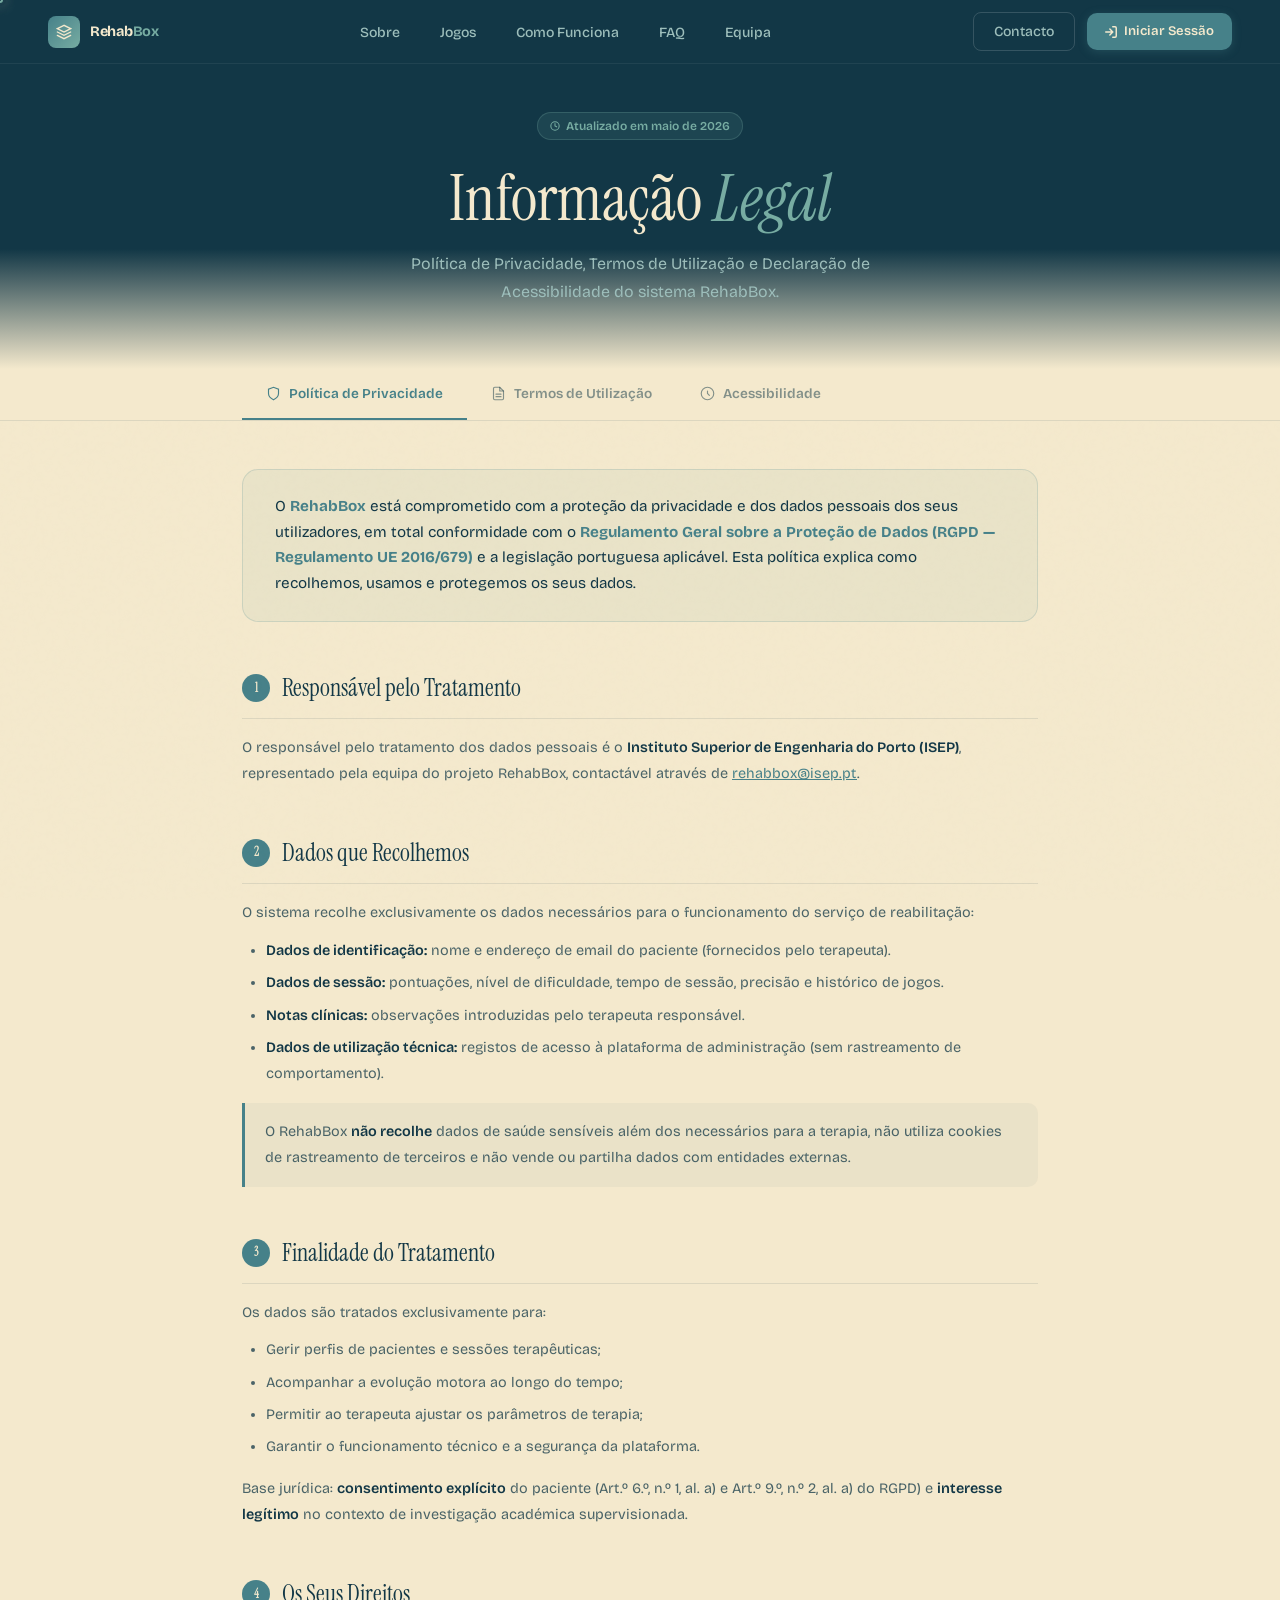
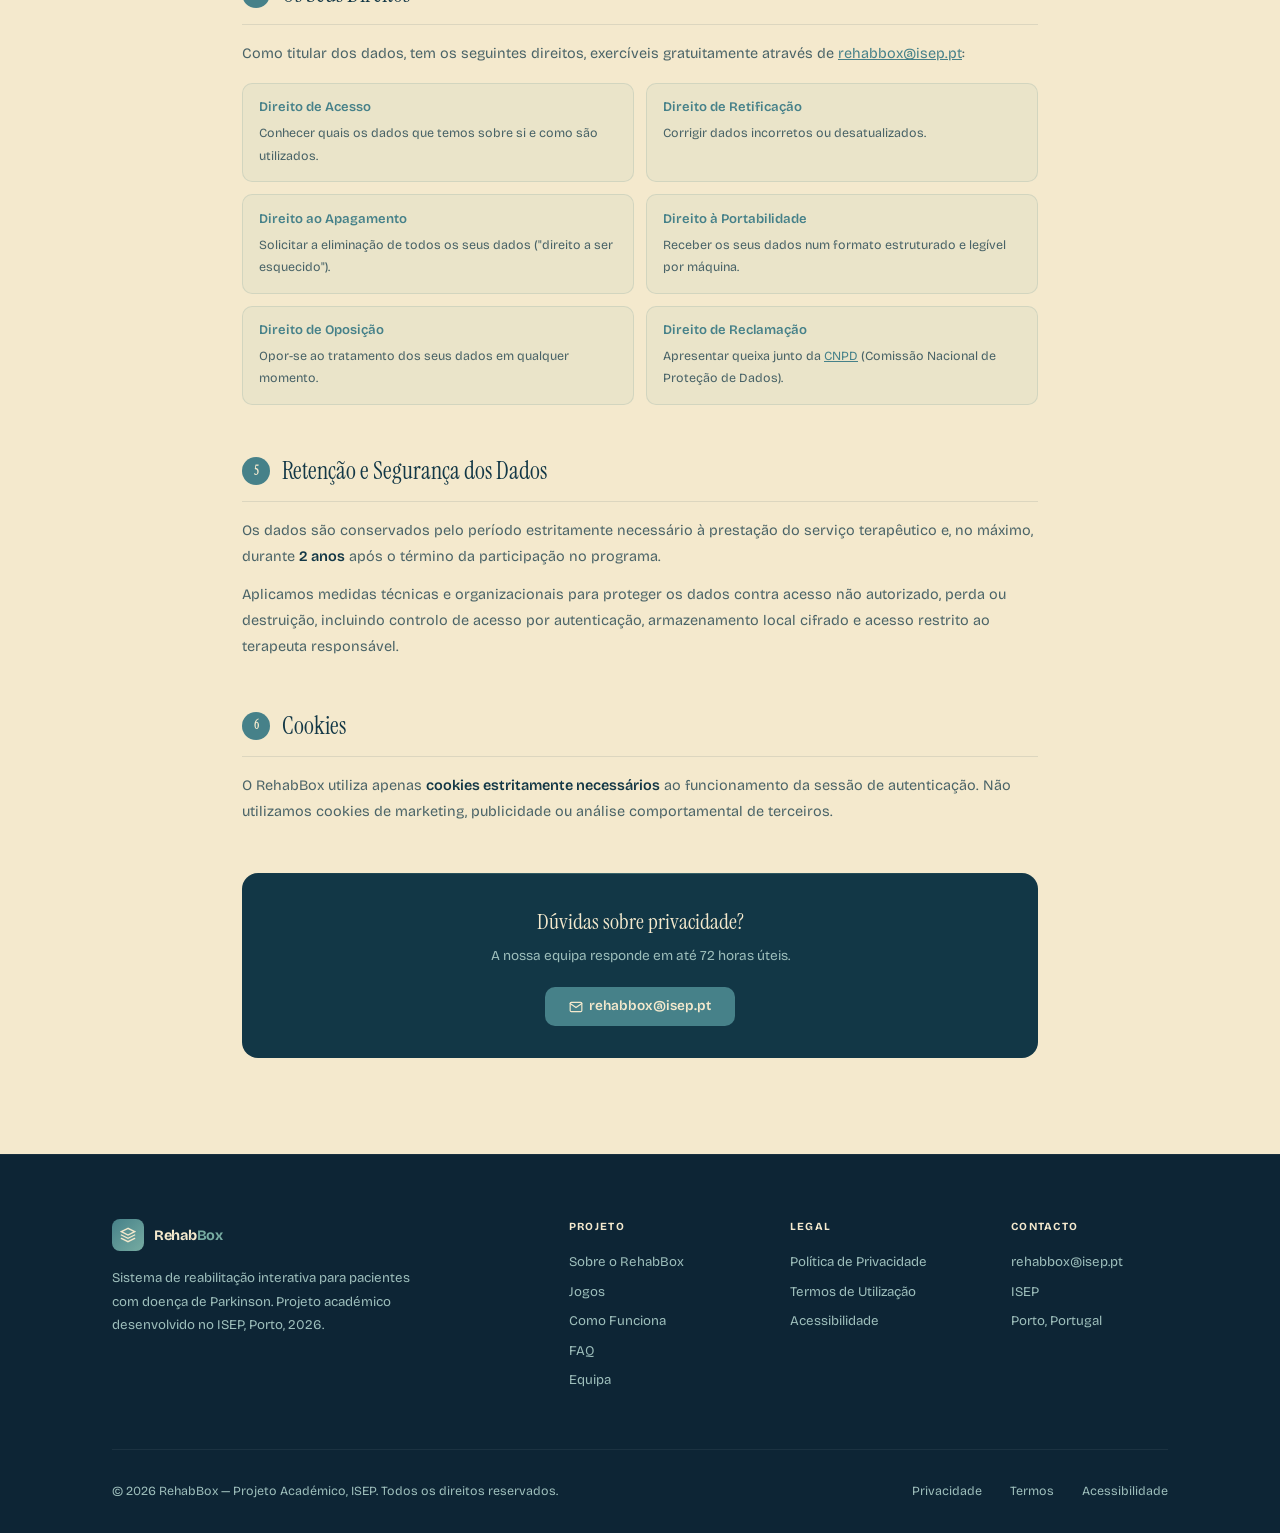
<file: web/legal.html>
<!DOCTYPE html>
<html lang="pt">
<head>
  <meta charset="UTF-8">
  <meta name="viewport" content="width=device-width, initial-scale=1.0">
  <title>RehabBox — Informação Legal</title>
  <meta name="description" content="Política de Privacidade, Termos de Utilização e Declaração de Acessibilidade do RehabBox.">
  <link rel="icon" type="image/png" href="./assets/images/logo1.png">
  <link rel="preconnect" href="https://fonts.googleapis.com">
  <link href="https://fonts.googleapis.com/css2?family=Bricolage+Grotesque:opsz,wght@12..96,300;12..96,400;12..96,500;12..96,600;12..96,700;12..96,800&family=Instrument+Serif:ital@0;1&display=swap" rel="stylesheet">
  <link rel="stylesheet" href="assets/css/style.css">
  <style>
    /* ── LEGAL PAGE SPECIFIC STYLES ── */
    .legal-hero {
      background: var(--ink);
      padding: 7rem 2rem 4rem;
      text-align: center;
      position: relative;
      overflow: hidden;
    }
    .legal-hero::before {
      content: '';
      position: absolute; top: 0; left: 0; right: 0; height: 1px;
      background: linear-gradient(90deg, transparent, rgba(119,172,162,0.4), transparent);
    }
    .legal-hero::after {
      content: '';
      position: absolute; bottom: 0; left: 0; right: 0; height: 120px;
      background: linear-gradient(to bottom, transparent, var(--cream));
      pointer-events: none;
    }
    .legal-hero h1 {
      font-family: 'Instrument Serif', serif;
      font-size: clamp(2.5rem, 5vw, 4rem);
      font-weight: 400; line-height: 1.1;
      color: var(--cream);
      margin-bottom: 1rem;
      position: relative; z-index: 2;
    }
    .legal-hero h1 em { font-style: italic; color: var(--teal-m); }
    .legal-hero p {
      font-size: 1rem; color: var(--ash);
      max-width: 480px; margin: 0 auto;
      line-height: 1.7; position: relative; z-index: 2;
    }
    .legal-updated {
      display: inline-flex; align-items: center; gap: 6px;
      font-size: 0.75rem; font-weight: 600; color: var(--teal-m);
      background: rgba(119,172,162,0.12); border: 1px solid rgba(119,172,162,0.25);
      border-radius: 100px; padding: 4px 12px;
      margin-bottom: 1.5rem; position: relative; z-index: 2;
    }

    /* ── TAB NAVIGATION ── */
    .legal-tabs-wrap {
      background: var(--cream);
      border-bottom: 1px solid var(--border);
      position: sticky; top: 64px; z-index: 90;
    }
    .legal-tabs {
      max-width: 860px; margin: 0 auto;
      display: flex; gap: 0;
      padding: 0 2rem;
    }
    .legal-tab {
      display: flex; align-items: center; gap: 8px;
      padding: 1rem 1.5rem;
      font-family: inherit; font-size: 0.85rem; font-weight: 600;
      color: rgba(18,55,70,0.5); background: none; border: none;
      border-bottom: 2px solid transparent;
      transition: all 0.2s; white-space: nowrap;
    }
    .legal-tab svg { width: 15px; height: 15px; stroke: currentColor; fill: none; stroke-width: 1.8; stroke-linecap: round; flex-shrink: 0; }
    .legal-tab:hover { color: var(--teal-d); }
    .legal-tab.active { color: var(--teal-d); border-bottom-color: var(--teal-d); }

    /* ── CONTENT AREA ── */
    .legal-body {
      max-width: 860px;
      margin: 0 auto;
      padding: 3rem 2rem 6rem;
    }

    .legal-panel { display: none; }
    .legal-panel.active { display: block; }

    /* ── PROSE STYLES ── */
    .legal-intro {
      background: rgba(70,129,137,0.06);
      border: 1px solid rgba(70,129,137,0.18);
      border-radius: var(--radius-lg);
      padding: 1.5rem 2rem;
      margin-bottom: 3rem;
    }
    .legal-intro p { font-size: 0.95rem; color: var(--ink); line-height: 1.7; }
    .legal-intro strong { color: var(--teal-d); }

    .legal-section { margin-bottom: 3rem; }
    .legal-section-num {
      display: inline-flex; align-items: center; justify-content: center;
      width: 28px; height: 28px;
      background: var(--teal-d); color: var(--cream);
      border-radius: 50%; font-size: 0.72rem; font-weight: 700;
      flex-shrink: 0; margin-right: 0.75rem;
    }
    .legal-section h2 {
      font-family: 'Instrument Serif', serif;
      font-size: 1.5rem; font-weight: 400;
      color: var(--ink); margin-bottom: 1rem;
      display: flex; align-items: center;
      padding-bottom: 0.75rem;
      border-bottom: 1px solid var(--border);
    }
    .legal-section p,
    .legal-section li {
      font-size: 0.9rem; color: rgba(18,55,70,0.75);
      line-height: 1.8; margin-bottom: 0.75rem;
    }
    .legal-section ul,
    .legal-section ol {
      padding-left: 1.5rem; margin-bottom: 1rem;
    }
    .legal-section li { margin-bottom: 0.4rem; }
    .legal-section a { color: var(--teal-d); text-decoration: underline; }
    .legal-section a:hover { color: var(--ink); }
    .legal-section strong { color: var(--ink); font-weight: 600; }

    /* highlight box inside legal */
    .legal-highlight {
      background: rgba(18,55,70,0.04);
      border-left: 3px solid var(--teal-d);
      border-radius: 0 var(--radius) var(--radius) 0;
      padding: 1rem 1.25rem;
      margin: 1rem 0;
    }
    .legal-highlight p { margin-bottom: 0; }

    /* rights table */
    .rights-grid {
      display: grid;
      grid-template-columns: 1fr 1fr;
      gap: 0.75rem;
      margin: 1rem 0 1.5rem;
    }
    .rights-item {
      background: rgba(70,129,137,0.05);
      border: 1px solid rgba(70,129,137,0.15);
      border-radius: var(--radius);
      padding: 0.9rem 1rem;
    }
    .rights-item strong {
      display: block; font-size: 0.82rem;
      color: var(--teal-d); margin-bottom: 0.25rem;
    }
    .rights-item p { font-size: 0.78rem; margin-bottom: 0; }

    /* accessibility level badge */
    .a11y-level {
      display: inline-flex; align-items: center; gap: 6px;
      background: rgba(34,197,94,0.1);
      border: 1px solid rgba(34,197,94,0.2);
      border-radius: 100px; padding: 4px 12px;
      font-size: 0.75rem; font-weight: 700; color: #15803D;
      margin-bottom: 1.5rem;
    }
    .a11y-level svg { width: 13px; height: 13px; stroke: #15803D; fill: none; stroke-width: 2.5; stroke-linecap: round; }

    /* contact card at bottom */
    .legal-contact-card {
      background: var(--ink);
      border-radius: var(--radius-lg);
      padding: 2rem;
      text-align: center;
      margin-top: 3rem;
      position: relative; overflow: hidden;
    }
    .legal-contact-card::before {
      content: '';
      position: absolute; top: 0; left: 0; right: 0; height: 1px;
      background: linear-gradient(90deg, transparent, rgba(119,172,162,0.4), transparent);
    }
    .legal-contact-card h3 {
      font-family: 'Instrument Serif', serif;
      font-size: 1.4rem; font-weight: 400; color: var(--cream);
      margin-bottom: 0.5rem;
    }
    .legal-contact-card p { font-size: 0.85rem; color: var(--ash); margin-bottom: 1.25rem; }
    .legal-contact-card a {
      display: inline-flex; align-items: center; gap: 6px;
      background: var(--teal-d); color: var(--cream);
      padding: 0.6rem 1.5rem; border-radius: var(--radius);
      font-size: 0.85rem; font-weight: 600; text-decoration: none;
      transition: background 0.2s;
    }
    .legal-contact-card a:hover { background: var(--teal-m); }
    .legal-contact-card a svg { width: 14px; height: 14px; stroke: currentColor; fill: none; stroke-width: 2; stroke-linecap: round; }

    /* ── RESPONSIVE ── */
    @media (max-width: 640px) {
      .legal-tabs { gap: 0; overflow-x: auto; }
      .legal-tab  { padding: 0.85rem 1rem; font-size: 0.78rem; }
      .rights-grid { grid-template-columns: 1fr; }
    }
  </style>
</head>
<body>

<div class="cursor-dot"   id="cursorDot"></div>
<div class="cursor-cross" id="cursorCross"></div>

<!-- ════ NAV ════ -->
<nav id="mainNav">
  <a href="index.html" class="nav-logo">
    <div class="logo-mark">
      <svg viewBox="0 0 24 24" fill="none" stroke="#F4E9CD" stroke-width="2" stroke-linecap="round">
        <path d="M12 2L2 7l10 5 10-5-10-5z"/>
        <path d="M2 17l10 5 10-5"/>
        <path d="M2 12l10 5 10-5"/>
      </svg>
    </div>
    <span class="logo-wordmark">Rehab<span>Box</span></span>
  </a>
  <ul class="nav-links">
    <li><a href="index.html#sobre">Sobre</a></li>
    <li><a href="index.html#jogos">Jogos</a></li>
    <li><a href="index.html#como-funciona">Como Funciona</a></li>
    <li><a href="index.html#faq">FAQ</a></li>
    <li><a href="index.html#equipa">Equipa</a></li>
  </ul>
  <div class="nav-actions">
    <a href="index.html#contacto" class="btn-ghost">Contacto</a>
    <a href="login.php" class="btn-primary">
      <svg width="14" height="14" viewBox="0 0 24 24" fill="none" stroke="currentColor" stroke-width="2.5" stroke-linecap="round">
        <path d="M15 3h4a2 2 0 0 1 2 2v14a2 2 0 0 1-2 2h-4M10 17l5-5-5-5M15 12H3"/>
      </svg>
      Iniciar Sessão
    </a>
  </div>
</nav>

<!-- ════ HERO ════ -->
<div class="legal-hero">
  <div class="legal-updated">
    <svg width="10" height="10" viewBox="0 0 24 24" fill="none" stroke="currentColor" stroke-width="2.5" stroke-linecap="round"><circle cx="12" cy="12" r="10"/><polyline points="12,6 12,12 16,14"/></svg>
    Atualizado em maio de 2026
  </div>
  <h1>Informação <em>Legal</em></h1>
  <p>Política de Privacidade, Termos de Utilização e Declaração de Acessibilidade do sistema RehabBox.</p>
</div>

<!-- ════ TABS ════ -->
<div class="legal-tabs-wrap">
  <div class="legal-tabs" role="tablist">
    <button class="legal-tab active" role="tab" data-tab="privacidade" aria-selected="true"
      onclick="switchTab('privacidade')">
      <svg viewBox="0 0 24 24"><path d="M12 22s8-4 8-10V5l-8-3-8 3v7c0 6 8 10 8 10z"/></svg>
      Política de Privacidade
    </button>
    <button class="legal-tab" role="tab" data-tab="termos" aria-selected="false"
      onclick="switchTab('termos')">
      <svg viewBox="0 0 24 24"><path d="M14 2H6a2 2 0 0 0-2 2v16a2 2 0 0 0 2 2h12a2 2 0 0 0 2-2V8z"/><polyline points="14,2 14,8 20,8"/><line x1="16" y1="13" x2="8" y2="13"/><line x1="16" y1="17" x2="8" y2="17"/></svg>
      Termos de Utilização
    </button>
    <button class="legal-tab" role="tab" data-tab="acessibilidade" aria-selected="false"
      onclick="switchTab('acessibilidade')">
      <svg viewBox="0 0 24 24"><circle cx="12" cy="12" r="10"/><path d="M12 8v4l3 3"/></svg>
      Acessibilidade
    </button>
  </div>
</div>

<!-- ════ LEGAL BODY ════ -->
<div class="legal-body">

  <!-- ══ PRIVACIDADE ══ -->
  <div class="legal-panel active" id="panel-privacidade" role="tabpanel">

    <div class="legal-intro">
      <p>O <strong>RehabBox</strong> está comprometido com a proteção da privacidade e dos dados pessoais dos seus utilizadores, em total conformidade com o <strong>Regulamento Geral sobre a Proteção de Dados (RGPD — Regulamento UE 2016/679)</strong> e a legislação portuguesa aplicável. Esta política explica como recolhemos, usamos e protegemos os seus dados.</p>
    </div>

    <div class="legal-section">
      <h2><span class="legal-section-num">1</span>Responsável pelo Tratamento</h2>
      <p>O responsável pelo tratamento dos dados pessoais é o <strong>Instituto Superior de Engenharia do Porto (ISEP)</strong>, representado pela equipa do projeto RehabBox, contactável através de <a href="mailto:rehabbox@isep.pt">rehabbox@isep.pt</a>.</p>
    </div>

    <div class="legal-section">
      <h2><span class="legal-section-num">2</span>Dados que Recolhemos</h2>
      <p>O sistema recolhe exclusivamente os dados necessários para o funcionamento do serviço de reabilitação:</p>
      <ul>
        <li><strong>Dados de identificação:</strong> nome e endereço de email do paciente (fornecidos pelo terapeuta).</li>
        <li><strong>Dados de sessão:</strong> pontuações, nível de dificuldade, tempo de sessão, precisão e histórico de jogos.</li>
        <li><strong>Notas clínicas:</strong> observações introduzidas pelo terapeuta responsável.</li>
        <li><strong>Dados de utilização técnica:</strong> registos de acesso à plataforma de administração (sem rastreamento de comportamento).</li>
      </ul>
      <div class="legal-highlight">
        <p>O RehabBox <strong>não recolhe</strong> dados de saúde sensíveis além dos necessários para a terapia, não utiliza cookies de rastreamento de terceiros e não vende ou partilha dados com entidades externas.</p>
      </div>
    </div>

    <div class="legal-section">
      <h2><span class="legal-section-num">3</span>Finalidade do Tratamento</h2>
      <p>Os dados são tratados exclusivamente para:</p>
      <ul>
        <li>Gerir perfis de pacientes e sessões terapêuticas;</li>
        <li>Acompanhar a evolução motora ao longo do tempo;</li>
        <li>Permitir ao terapeuta ajustar os parâmetros de terapia;</li>
        <li>Garantir o funcionamento técnico e a segurança da plataforma.</li>
      </ul>
      <p>Base jurídica: <strong>consentimento explícito</strong> do paciente (Art.º 6.º, n.º 1, al. a) e Art.º 9.º, n.º 2, al. a) do RGPD) e <strong>interesse legítimo</strong> no contexto de investigação académica supervisionada.</p>
    </div>

    <div class="legal-section">
      <h2><span class="legal-section-num">4</span>Os Seus Direitos</h2>
      <p>Como titular dos dados, tem os seguintes direitos, exercíveis gratuitamente através de <a href="mailto:rehabbox@isep.pt">rehabbox@isep.pt</a>:</p>
      <div class="rights-grid">
        <div class="rights-item"><strong>Direito de Acesso</strong><p>Conhecer quais os dados que temos sobre si e como são utilizados.</p></div>
        <div class="rights-item"><strong>Direito de Retificação</strong><p>Corrigir dados incorretos ou desatualizados.</p></div>
        <div class="rights-item"><strong>Direito ao Apagamento</strong><p>Solicitar a eliminação de todos os seus dados ("direito a ser esquecido").</p></div>
        <div class="rights-item"><strong>Direito à Portabilidade</strong><p>Receber os seus dados num formato estruturado e legível por máquina.</p></div>
        <div class="rights-item"><strong>Direito de Oposição</strong><p>Opor-se ao tratamento dos seus dados em qualquer momento.</p></div>
        <div class="rights-item"><strong>Direito de Reclamação</strong><p>Apresentar queixa junto da <a href="https://www.cnpd.pt" target="_blank" rel="noopener">CNPD</a> (Comissão Nacional de Proteção de Dados).</p></div>
      </div>
    </div>

    <div class="legal-section">
      <h2><span class="legal-section-num">5</span>Retenção e Segurança dos Dados</h2>
      <p>Os dados são conservados pelo período estritamente necessário à prestação do serviço terapêutico e, no máximo, durante <strong>2 anos</strong> após o término da participação no programa.</p>
      <p>Aplicamos medidas técnicas e organizacionais para proteger os dados contra acesso não autorizado, perda ou destruição, incluindo controlo de acesso por autenticação, armazenamento local cifrado e acesso restrito ao terapeuta responsável.</p>
    </div>

    <div class="legal-section">
      <h2><span class="legal-section-num">6</span>Cookies</h2>
      <p>O RehabBox utiliza apenas <strong>cookies estritamente necessários</strong> ao funcionamento da sessão de autenticação. Não utilizamos cookies de marketing, publicidade ou análise comportamental de terceiros.</p>
    </div>

    <div class="legal-contact-card">
      <h3>Dúvidas sobre privacidade?</h3>
      <p>A nossa equipa responde em até 72 horas úteis.</p>
      <a href="mailto:rehabbox@isep.pt">
        <svg viewBox="0 0 24 24"><path d="M4 4h16c1.1 0 2 .9 2 2v12c0 1.1-.9 2-2 2H4c-1.1 0-2-.9-2-2V6c0-1.1.9-2 2-2z"/><polyline points="22,6 12,13 2,6"/></svg>
        rehabbox@isep.pt
      </a>
    </div>
  </div>

  <!-- ══ TERMOS ══ -->
  <div class="legal-panel" id="panel-termos" role="tabpanel">

    <div class="legal-intro">
      <p>Ao aceder e utilizar o sistema <strong>RehabBox</strong> — seja o dispositivo físico ou a plataforma digital — o utilizador aceita os presentes Termos de Utilização. Caso não concorde com algum dos termos, deverá cessar a utilização do sistema.</p>
    </div>

    <div class="legal-section">
      <h2><span class="legal-section-num">1</span>Âmbito e Natureza do Serviço</h2>
      <p>O RehabBox é um sistema de reabilitação motora desenvolvido no âmbito de um projeto académico do <strong>ISEP — Instituto Superior de Engenharia do Porto</strong>. O sistema destina-se exclusivamente a fins de reabilitação terapêutica supervisionada, não substituindo tratamento médico, diagnóstico clínico ou acompanhamento por profissionais de saúde qualificados.</p>
      <div class="legal-highlight">
        <p><strong>Aviso importante:</strong> O RehabBox é um projeto académico em fase de desenvolvimento e validação. Deve ser sempre utilizado sob orientação de um terapeuta ou profissional de saúde qualificado.</p>
      </div>
    </div>

    <div class="legal-section">
      <h2><span class="legal-section-num">2</span>Utilizadores e Perfis</h2>
      <p>O sistema distingue dois tipos de utilizadores:</p>
      <ul>
        <li><strong>Administrador/Terapeuta:</strong> tem acesso à plataforma de gestão, pode criar e gerir perfis de pacientes, configurar sessões e consultar resultados.</li>
        <li><strong>Paciente:</strong> interage com o dispositivo físico. O perfil é criado e gerido pelo terapeuta responsável.</li>
      </ul>
      <p>O administrador é responsável por garantir que os pacientes foram devidamente informados sobre o funcionamento do sistema e prestaram o seu consentimento informado.</p>
    </div>

    <div class="legal-section">
      <h2><span class="legal-section-num">3</span>Utilização Adequada</h2>
      <p>O utilizador compromete-se a:</p>
      <ul>
        <li>Utilizar o sistema apenas para fins terapêuticos e de acordo com as indicações clínicas;</li>
        <li>Não partilhar credenciais de acesso à plataforma de administração;</li>
        <li>Não tentar aceder a perfis de outros pacientes sem autorização;</li>
        <li>Reportar qualquer anomalia técnica ou problema de segurança à equipa (rehabbox@isep.pt);</li>
        <li>Não utilizar o sistema para fins comerciais sem autorização expressa da equipa do projeto.</li>
      </ul>
    </div>

    <div class="legal-section">
      <h2><span class="legal-section-num">4</span>Propriedade Intelectual e Licença</h2>
      <p>O RehabBox é disponibilizado sob uma licença <strong>open-source</strong> (MIT License). O código-fonte, esquemas de hardware e documentação técnica podem ser utilizados, reproduzidos e modificados para fins académicos e de investigação, com a devida atribuição à equipa original.</p>
      <p>A marca "RehabBox" e os elementos visuais do projeto não podem ser utilizados para fins comerciais sem autorização prévia.</p>
    </div>

    <div class="legal-section">
      <h2><span class="legal-section-num">5</span>Limitação de Responsabilidade</h2>
      <p>O ISEP e a equipa do projeto RehabBox não assumem responsabilidade por:</p>
      <ul>
        <li>Danos físicos resultantes de utilização incorreta ou não supervisionada do dispositivo;</li>
        <li>Interrupções técnicas do serviço no contexto de um projeto académico em desenvolvimento;</li>
        <li>Perda de dados resultante de falhas técnicas fora do controlo da equipa.</li>
      </ul>
    </div>

    <div class="legal-section">
      <h2><span class="legal-section-num">6</span>Alterações aos Termos</h2>
      <p>A equipa reserva-se o direito de atualizar estes Termos de Utilização. As alterações serão comunicadas por email aos utilizadores registados e publicadas nesta página com a data de atualização indicada.</p>
    </div>

    <div class="legal-section">
      <h2><span class="legal-section-num">7</span>Lei Aplicável</h2>
      <p>Estes termos são regidos pela lei portuguesa. Qualquer litígio será submetido à jurisdição competente dos tribunais portugueses.</p>
    </div>

    <div class="legal-contact-card">
      <h3>Questões sobre os termos?</h3>
      <p>Contacte-nos para esclarecimentos adicionais.</p>
      <a href="mailto:rehabbox@isep.pt">
        <svg viewBox="0 0 24 24"><path d="M4 4h16c1.1 0 2 .9 2 2v12c0 1.1-.9 2-2 2H4c-1.1 0-2-.9-2-2V6c0-1.1.9-2 2-2z"/><polyline points="22,6 12,13 2,6"/></svg>
        rehabbox@isep.pt
      </a>
    </div>
  </div>

  <!-- ══ ACESSIBILIDADE ══ -->
  <div class="legal-panel" id="panel-acessibilidade" role="tabpanel">

    <div class="legal-intro">
      <p>O <strong>RehabBox</strong> está comprometido com a acessibilidade digital e com a garantia de que todos os utilizadores — incluindo pessoas com deficiência — possam aceder e utilizar o sistema de forma eficaz. Esta declaração é elaborada em conformidade com o <strong>DL n.º 83/2018</strong> e as <strong>Web Content Accessibility Guidelines (WCAG) 2.1</strong>.</p>
    </div>

    <div class="legal-section">
      <h2><span class="legal-section-num">1</span>Estado de Conformidade</h2>
      <div class="a11y-level">
        <svg viewBox="0 0 24 24"><polyline points="20,6 9,17 4,12"/></svg>
        Conformidade parcial com WCAG 2.1 — Nível AA
      </div>
      <p>A plataforma digital (website) encontra-se em conformidade parcial com as WCAG 2.1 nível AA. Algumas componentes ainda estão em processo de melhoria. O dispositivo físico foi concebido tendo em conta as necessidades específicas de utilizadores com doença de Parkinson.</p>
    </div>

    <div class="legal-section">
      <h2><span class="legal-section-num">2</span>Medidas de Acessibilidade Implementadas</h2>
      <ul>
        <li><strong>Navegação por teclado:</strong> todas as funcionalidades principais do website são acessíveis via teclado;</li>
        <li><strong>Contraste de cores:</strong> rácio de contraste mínimo de 4.5:1 entre texto e fundo;</li>
        <li><strong>Texto alternativo:</strong> imagens relevantes têm texto alternativo descritivo;</li>
        <li><strong>Estrutura semântica:</strong> uso correto de cabeçalhos HTML (h1–h4) e landmarks ARIA;</li>
        <li><strong>Atributos ARIA:</strong> componentes interativos (tabs, accordion) têm roles e estados ARIA adequados;</li>
        <li><strong>Tamanho de fonte responsivo:</strong> o texto escala corretamente com o zoom do browser até 200%;</li>
        <li><strong>Animações:</strong> componentes em movimento podem ser pausados ou reduzidos via preferência do sistema (prefers-reduced-motion).</li>
      </ul>
    </div>

    <div class="legal-section">
      <h2><span class="legal-section-num">3</span>Acessibilidade do Dispositivo Físico</h2>
      <p>O hardware RehabBox foi projetado com foco nas limitações motoras do Parkinson:</p>
      <ul>
        <li>Botões com área de contacto alargada (44×44mm) para facilitar o uso por pessoas com tremor;</li>
        <li>Sensor táctil capacitivo que não exige pressão física significativa;</li>
        <li>Display LCD com texto de alto contraste (verde sobre preto);</li>
        <li>LEDs coloridos (vermelho, azul, verde) com intensidade ajustável;</li>
        <li>Joystick analógico com resistência calibrada para controlo suave.</li>
      </ul>
    </div>

    <div class="legal-section">
      <h2><span class="legal-section-num">4</span>Limitações Conhecidas</h2>
      <p>As seguintes limitações estão identificadas e estão a ser corrigidas em versões futuras:</p>
      <ul>
        <li>A plataforma administrativa ainda não tem suporte completo para leitores de ecrã (em desenvolvimento);</li>
        <li>Alguns gráficos de dados não têm alternativas textuais completas;</li>
        <li>O cursor personalizado (crosshair) desaparece ao usar navegação por teclado (cursor do sistema assume controlo corretamente).</li>
      </ul>
    </div>

    <div class="legal-section">
      <h2><span class="legal-section-num">5</span>Tecnologias de Apoio Testadas</h2>
      <p>O website foi testado com as seguintes combinações:</p>
      <ul>
        <li>NVDA + Firefox (Windows)</li>
        <li>VoiceOver + Safari (macOS e iOS)</li>
        <li>TalkBack + Chrome (Android)</li>
        <li>Navegação exclusiva por teclado (Tab, Enter, Escape, setas)</li>
      </ul>
    </div>

    <div class="legal-section">
      <h2><span class="legal-section-num">6</span>Contacto e Feedback</h2>
      <p>Se encontrar barreiras de acessibilidade que não estão mencionadas nesta declaração, ou se precisar de informação num formato alternativo (letra grande, formato áudio, Braille), contacte-nos:</p>
      <ul>
        <li>Email: <a href="mailto:rehabbox@isep.pt">rehabbox@isep.pt</a></li>
        <li>Resposta garantida em até <strong>5 dias úteis</strong>.</li>
      </ul>
      <p>Tem também o direito de apresentar uma queixa ao <strong>Conselho de Ministros</strong> através do mecanismo previsto no DL n.º 83/2018, caso considere que a resposta não foi satisfatória.</p>
    </div>

    <div class="legal-section">
      <h2><span class="legal-section-num">7</span>Data da Declaração</h2>
      <p>Esta declaração de acessibilidade foi elaborada em <strong>maio de 2026</strong> e será revista anualmente ou sempre que ocorram alterações significativas ao website.</p>
    </div>

    <div class="legal-contact-card">
      <h3>Encontrou uma barreira de acessibilidade?</h3>
      <p>Informe-nos e trataremos do assunto com prioridade.</p>
      <a href="mailto:rehabbox@isep.pt">
        <svg viewBox="0 0 24 24"><path d="M4 4h16c1.1 0 2 .9 2 2v12c0 1.1-.9 2-2 2H4c-1.1 0-2-.9-2-2V6c0-1.1.9-2 2-2z"/><polyline points="22,6 12,13 2,6"/></svg>
        Reportar problema
      </a>
    </div>
  </div>

</div><!-- /legal-body -->

<!-- ════ FOOTER ════ -->
<footer>
  <div class="footer-inner">
    <div class="footer-grid">
      <div class="footer-about">
        <a href="index.html" class="nav-logo" style="display:inline-flex;text-decoration:none;">
          <div class="logo-mark">
            <svg viewBox="0 0 24 24" fill="none" stroke="#F4E9CD" stroke-width="2" stroke-linecap="round">
              <path d="M12 2L2 7l10 5 10-5-10-5z"/>
              <path d="M2 17l10 5 10-5"/>
              <path d="M2 12l10 5 10-5"/>
            </svg>
          </div>
          <span class="logo-wordmark">Rehab<span>Box</span></span>
        </a>
        <p>Sistema de reabilitação interativa para pacientes com doença de Parkinson. Projeto académico desenvolvido no ISEP, Porto, 2026.</p>
      </div>
      <div class="footer-col">
        <h5>Projeto</h5>
        <a href="index.html#sobre">Sobre o RehabBox</a>
        <a href="index.html#jogos">Jogos</a>
        <a href="index.html#como-funciona">Como Funciona</a>
        <a href="index.html#faq">FAQ</a>
        <a href="index.html#equipa">Equipa</a>
      </div>
      <div class="footer-col">
        <h5>Legal</h5>
        <a href="legal.html?tab=privacidade" class="footer-link-active">Política de Privacidade</a>
        <a href="legal.html?tab=termos">Termos de Utilização</a>
        <a href="legal.html?tab=acessibilidade">Acessibilidade</a>
      </div>
      <div class="footer-col">
        <h5>Contacto</h5>
        <a href="mailto:rehabbox@isep.pt">rehabbox@isep.pt</a>
        <a href="https://www.isep.ipp.pt" target="_blank" rel="noopener">ISEP</a>
        <a href="#">Porto, Portugal</a>
      </div>
    </div>
    <div class="footer-bottom">
      <p>© 2026 RehabBox — Projeto Académico, ISEP. Todos os direitos reservados.</p>
      <div class="footer-links">
        <a href="legal.html?tab=privacidade">Privacidade</a>
        <a href="legal.html?tab=termos">Termos</a>
        <a href="legal.html?tab=acessibilidade">Acessibilidade</a>
      </div>
    </div>
  </div>
</footer>

<script src="./assets/js/main.js"></script>
<script>
/* ── Tab switching ── */
function switchTab(name) {
  // update buttons
  document.querySelectorAll('.legal-tab').forEach(t => {
    const active = t.dataset.tab === name;
    t.classList.toggle('active', active);
    t.setAttribute('aria-selected', active);
  });
  // update panels
  document.querySelectorAll('.legal-panel').forEach(p => {
    p.classList.toggle('active', p.id === 'panel-' + name);
  });
  // update URL without reload
  const url = new URL(window.location.href);
  url.searchParams.set('tab', name);
  history.replaceState(null, '', url.toString());
}

/* ── Read ?tab= param on load ── */
(function() {
  const params = new URLSearchParams(window.location.search);
  const tab = params.get('tab');
  if (tab && ['privacidade','termos','acessibilidade'].includes(tab)) {
    switchTab(tab);
  }
})();
</script>
</body>
</html>
</file>
<file: web/assets/css/style.css>
/* ═══════════════════════════════════════════════
   RehabBox — style.css
   Paleta: Cream #F4E9CD · Navy #123746
           Teal-D #468189 · Teal-M #77ACA2 · Ash #9DBEBB
═══════════════════════════════════════════════ */

/* ═══════════════════════════════════════════════
   RehabBox — style.css
   Paleta: Cream #F4E9CD · Navy #123746
           Teal-D #468189 · Teal-M #77ACA2 · Ash #9DBEBB
═══════════════════════════════════════════════ */

/* ── RESET & ROOT ── */
*, *::before, *::after { margin: 0; padding: 0; box-sizing: border-box; }

:root {
  --cream:     #F4E9CD;
  --ink:       #123746;
  --teal-d:    #468189;
  --teal-m:    #77ACA2;
  --ash:       #9DBEBB;
  --con-red:   #E84040;
  --con-blue:  #3B82F6;
  --con-green: #22C55E;
  --card-bg:   rgba(255,255,255,0.55);
  --border:    rgba(18,55,70,0.10);
  --border2:   rgba(18,55,70,0.20);
  --radius:    12px;
  --radius-lg: 20px;
  --radius-xl: 28px;
}

html { scroll-behavior: smooth; }

body {
  font-family: 'Bricolage Grotesque', sans-serif;
  background: var(--cream);
  color: var(--ink);
  overflow-x: hidden;
  line-height: 1.6;
  cursor: none;
}

/* paper texture */
body::before {
  content: '';
  position: fixed; inset: 0;
  background-image: url("data:image/svg+xml,%3Csvg viewBox='0 0 200 200' xmlns='http://www.w3.org/2000/svg'%3E%3Cfilter id='n'%3E%3CfeTurbulence type='fractalNoise' baseFrequency='0.75' numOctaves='4' stitchTiles='stitch'/%3E%3C/filter%3E%3Crect width='100%25' height='100%25' filter='url(%23n)' opacity='0.035'/%3E%3C/svg%3E");
  pointer-events: none; z-index: 0; opacity: 0.5;
}

/* ── CURSOR ── */
.cursor-dot {
  width: 10px;
  height: 10px;
  background: #F4E9CD;
  border: 2px solid #77ACA2;
  border-radius: 50%;
  position: fixed;
  pointer-events: none;
  z-index: 99999;
  transform: translate(-50%, -50%);
  box-shadow: 0 0 0 3px rgba(18,55,70,.35),
              0 0 14px rgba(244,233,205,.9);
}

.cursor-cross {
  position: fixed;
  pointer-events: none;
  z-index: 99998;
  transform: translate(-50%, -50%);
  width: 34px;
  height: 34px;
}

.cursor-cross::before,
.cursor-cross::after {
  content: '';
  position: absolute;
  background: #F4E9CD;
  border-radius: 2px;
  box-shadow: 0 0 6px rgba(18,55,70,.8);
  opacity: 1;
}

.cursor-cross::before {
  width: 2px;
  height: 34px;
  left: 16px;
  top: 0;
}

.cursor-cross::after {
  width: 34px;
  height: 2px;
  top: 16px;
  left: 0;
}
a, button, .game-card, .bento-card, .team-card,
.testimonial-card { cursor: none; }

/* ── NAVIGATION ── */
nav {
  position: fixed; top: 0; left: 0; right: 0; z-index: 500;
  display: flex; align-items: center; justify-content: space-between;
  padding: 0 3rem; height: 64px;
  background: var(--ink);
  border-bottom: 1px solid rgba(255,255,255,0.06);
  transition: background 0.3s;
}
.nav-logo { display: flex; align-items: center; gap: 10px; text-decoration: none; }
.logo-mark {
  width: 32px; height: 32px;
  background: linear-gradient(135deg, var(--teal-d), var(--teal-m));
  border-radius: 8px; display: flex; align-items: center; justify-content: center;
}
.logo-mark svg { width: 16px; height: 16px; }
.logo-wordmark { font-size: 1rem; font-weight: 700; color: var(--cream); letter-spacing: -0.02em; }
.logo-wordmark span { color: var(--teal-m); }
.nav-links { display: flex; align-items: center; gap: 2.5rem; list-style: none; }
.nav-links a { text-decoration: none; color: var(--ash); font-size: 0.875rem; font-weight: 500; transition: color 0.2s; }
.nav-links a:hover { color: var(--cream); }
.nav-actions { display: flex; align-items: center; gap: 0.75rem; }

/* ── BUTTONS ── */
.btn-ghost {
  background: transparent; border: 1px solid rgba(255,255,255,0.15);
  color: var(--ash); padding: 0.5rem 1.25rem; border-radius: 8px;
  font-size: 0.875rem; font-weight: 500; font-family: inherit;
  text-decoration: none; display: inline-flex; align-items: center; gap: 6px;
  transition: all 0.2s;
}
.btn-ghost:hover { border-color: var(--teal-m); color: var(--cream); }

.btn-primary {
  background: var(--teal-d); color: var(--cream); border: none;
  padding: 0.55rem 1.25rem; border-radius: 8px;
  font-size: 0.875rem; font-weight: 600; font-family: inherit;
  text-decoration: none; display: inline-flex; align-items: center; gap: 6px;
  transition: all 0.2s; box-shadow: 0 2px 12px rgba(70,129,137,0.35);
}
.btn-primary:hover { background: var(--teal-m); transform: translateY(-1px); box-shadow: 0 4px 20px rgba(70,129,137,0.45); }
.btn-primary-lg { padding: 0.85rem 2rem; font-size: 1rem; border-radius: 10px; }

.btn-secondary-lg {
  background: transparent; border: 1.5px solid var(--border2); color: var(--ink);
  padding: 0.85rem 2rem; border-radius: 10px;
  font-size: 1rem; font-weight: 500; font-family: inherit;
  text-decoration: none; display: inline-flex; align-items: center; gap: 8px;
  transition: all 0.2s;
}
.btn-secondary-lg:hover { border-color: var(--teal-d); color: var(--teal-d); background: rgba(70,129,137,0.05); }

.btn-outline-light {
  background: transparent; border: 1.5px solid rgba(255,255,255,0.2);
  color: var(--ash); padding: 0.85rem 2rem; border-radius: 10px;
  font-size: 1rem; font-weight: 500; font-family: inherit;
  text-decoration: none; display: inline-flex; align-items: center; gap: 8px;
  transition: all 0.2s;
}
.btn-outline-light:hover { border-color: var(--teal-m); color: var(--cream); }

/* ── HERO ── */
.hero {
  min-height: 100vh; display: flex; flex-direction: column;
  align-items: center; justify-content: center;
  text-align: center; padding: 8rem 2rem 4rem;
  position: relative; overflow: hidden;
}
.hero::before {
  content: ''; position: absolute; top: -10%; left: 50%; transform: translateX(-50%);
  width: 800px; height: 500px;
  background: radial-gradient(ellipse at center, rgba(70,129,137,0.10) 0%, transparent 70%);
  pointer-events: none;
}
.hero::after {
  content: ''; position: absolute; bottom: 0; left: 0; right: 0; height: 160px;
  background: linear-gradient(to bottom, transparent, var(--cream));
  pointer-events: none; z-index: 2;
}
.hero-grid {
  position: absolute; inset: 0;
  background-image: radial-gradient(circle, rgba(18,55,70,0.10) 1px, transparent 1px);
  background-size: 32px 32px;
  mask-image: radial-gradient(ellipse 70% 70% at center, black 0%, transparent 100%);
  pointer-events: none;
}
.hero-badge {
  display: inline-flex; align-items: center; gap: 8px;
  background: rgba(18,55,70,0.06); border: 1px solid rgba(18,55,70,0.15);
  border-radius: 100px; padding: 0.35rem 1rem;
  font-size: 0.78rem; font-weight: 600; color: var(--teal-d); letter-spacing: 0.02em;
  margin-bottom: 2rem; position: relative; z-index: 3;
  animation: fadeUp 0.7s ease both;
}
.badge-pulse { width: 6px; height: 6px; background: var(--teal-m); border-radius: 50%; animation: bpulse 2s infinite; }
@keyframes bpulse { 0%,100%{box-shadow:0 0 0 0 rgba(119,172,162,0.5);} 50%{box-shadow:0 0 0 5px rgba(119,172,162,0);} }

.hero-title {
  font-family: 'Instrument Serif', serif;
  font-size: clamp(3rem, 7vw, 5.5rem); font-weight: 400;
  line-height: 1.05; letter-spacing: -0.02em; color: var(--ink);
  max-width: 820px; position: relative; z-index: 3;
  animation: fadeUp 0.7s 0.1s ease both;
}
.hero-title .highlight { font-style: italic; color: var(--teal-d); }
.hero-title .accent-line {
  display: block; color: var(--teal-m);
  font-size: 0.52em; font-family: 'Bricolage Grotesque', sans-serif;
  font-style: normal; font-weight: 400; letter-spacing: 0.14em;
  text-transform: uppercase; margin-top: 0.4em;
}
.hero-sub {
  font-size: 1.05rem; color: rgba(18,55,70,0.6);
  max-width: 520px; line-height: 1.75;
  margin: 1.75rem auto 2.5rem; position: relative; z-index: 3;
  animation: fadeUp 0.7s 0.2s ease both;
}
.hero-ctas {
  display: flex; gap: 1rem; align-items: center; justify-content: center; flex-wrap: wrap;
  position: relative; z-index: 3; animation: fadeUp 0.7s 0.25s ease both;
}

/* ── DEVICE ── */
.hero-device { position: relative; z-index: 3; margin-top: 4rem; animation: fadeUp 0.7s 0.35s ease both; }
.device-frame {
  width: 680px; max-width: 95vw; background: var(--ink);
  border: 1px solid rgba(255,255,255,0.06); border-radius: var(--radius-xl);
  padding: 2.25rem; display: flex; flex-direction: column; gap: 1.5rem;
  box-shadow: 0 30px 80px rgba(18,55,70,0.25), 0 0 0 1px rgba(255,255,255,0.03);
  position: relative; overflow: hidden;
}
.device-frame::before {
  content: ''; position: absolute; top: 0; left: 0; right: 0; height: 1px;
  background: linear-gradient(90deg, transparent, rgba(119,172,162,0.5), transparent);
}
.device-topbar { display: flex; align-items: center; justify-content: space-between; }
.device-dots { display: flex; gap: 6px; }
.d-dot { width: 10px; height: 10px; border-radius: 50%; }
.d-dot.r { background: #FF5F57; }
.d-dot.y { background: #FFBD2E; }
.d-dot.g { background: #28C940; }
.device-title { font-size: 0.72rem; font-weight: 600; color: var(--ash); letter-spacing: 2px; text-transform: uppercase; }
.device-status { display: flex; align-items: center; gap: 6px; font-size: 0.72rem; color: var(--con-green); font-weight: 600; }
.status-dot { width: 6px; height: 6px; background: var(--con-green); border-radius: 50%; animation: bpulse 2s infinite; }
.device-body { display: grid; grid-template-columns: 1fr 1fr; gap: 1rem; }
.device-lcd {
  background: #050e08; border: 1px solid rgba(34,197,94,0.22);
  border-radius: 8px; padding: 1rem; font-family: 'Courier New', monospace;
  display: flex; flex-direction: column; gap: 0.5rem;
}
.lcd-line { font-size: 0.78rem; color: #22C55E; letter-spacing: 2px; }
.lcd-line.blink { animation: lblink 1.5s infinite; }
@keyframes lblink { 0%,100%{opacity:1;} 50%{opacity:0.35;} }
.device-stats { display: grid; grid-template-columns: 1fr 1fr; gap: 0.75rem; }
.dstat { background: rgba(255,255,255,0.04); border: 1px solid rgba(255,255,255,0.07); border-radius: 8px; padding: 0.75rem; }
.dstat-label { font-size: 0.65rem; color: var(--ash); font-weight: 600; letter-spacing: 1px; text-transform: uppercase; margin-bottom: 0.3rem; }
.dstat-val { font-size: 1.2rem; font-weight: 700; color: var(--cream); }
.dstat-val.blue  { color: var(--con-blue); }
.dstat-val.teal  { color: var(--teal-m); }
.dstat-val.amber { color: #FCD34D; }
.dstat-val.green { color: var(--con-green); }
.device-controls {
  display: flex; align-items: center; justify-content: space-between;
  padding-top: 0.75rem; border-top: 1px solid rgba(255,255,255,0.06);
}
.ctrl-buttons { display: flex; gap: 14px; align-items: center; }
.ctrl-btn { border-radius: 50%; border: 3px solid; transition: transform 0.15s, filter 0.15s; cursor: none; }
.ctrl-btn.cb-red   { width:44px;height:44px; background:radial-gradient(circle at 35% 30%,#FF6060,#B81C1C); border-color:#8B0000; box-shadow:0 4px 14px rgba(232,64,64,0.5); }
.ctrl-btn.cb-blue  { width:44px;height:44px; background:radial-gradient(circle at 35% 30%,#60A5FA,#1D4ED8); border-color:#1E3A8A; box-shadow:0 4px 14px rgba(59,130,246,0.5); }
.ctrl-btn.cb-green { width:44px;height:44px; background:radial-gradient(circle at 35% 30%,#4ADE80,#15803D); border-color:#14532D; box-shadow:0 4px 14px rgba(34,197,94,0.5); }
.ctrl-btn:hover { transform:scale(1.12); filter:brightness(1.15); }
.ctrl-btn:active { transform:scale(0.93); }
.ctrl-label { font-size: 0.68rem; color: var(--ash); font-weight: 500; }
.touch-sensor {
  background: rgba(70,129,137,0.12); border: 1px solid rgba(119,172,162,0.28);
  border-radius: 8px; width: 52px; height: 52px;
  display: flex; align-items: center; justify-content: center;
}
.sensor-visual { width: 32px; height: 32px; position: relative; display: flex; align-items: center; justify-content: center; }
.sensor-ring { position: absolute; border-radius: 50%; border: 1px solid rgba(119,172,162,0.5); animation: sonar 2.5s infinite; }
.sensor-ring:nth-child(1) { width:10px;height:10px; }
.sensor-ring:nth-child(2) { width:20px;height:20px; animation-delay:0.5s; }
.sensor-ring:nth-child(3) { width:30px;height:30px; animation-delay:1s; }
@keyframes sonar { 0%{opacity:0.8;} 100%{opacity:0;} }
.joystick-housing {
  width:60px;height:60px;
  background:radial-gradient(circle at 35% 30%,#1e3a52,#0a1c2a);
  border:2px solid rgba(255,255,255,0.07); border-radius:50%;
  display:flex;align-items:center;justify-content:center;
  box-shadow:0 6px 16px rgba(0,0,0,0.45);
}
.joystick-nub {
  width:28px;height:28px;
  background:radial-gradient(circle at 35% 30%,#2a5070,#122030);
  border:1.5px solid rgba(255,255,255,0.09); border-radius:50%;
}

/* ── MARQUEE ── */
.marquee-section {
  border-top:1px solid var(--border); border-bottom:1px solid var(--border);
  padding:1rem 0; background:var(--ink); overflow:hidden;
}
.marquee-track { display:flex;gap:3rem;width:max-content;animation:marquee 30s linear infinite; }
@keyframes marquee { from{transform:translateX(0);}to{transform:translateX(-50%);} }
.marquee-item { display:flex;align-items:center;gap:10px;font-size:0.75rem;font-weight:600;color:var(--ash);letter-spacing:0.06em;text-transform:uppercase;white-space:nowrap; }
.marquee-dot { width:3px;height:3px;background:var(--teal-m);border-radius:50%; }

/* ── SHARED SECTION ── */
section { position:relative;z-index:1; }
.section-inner { max-width:1120px;margin:0 auto;padding:7rem 2rem; }
.eyebrow {
  display:inline-flex;align-items:center;gap:8px;
  font-size:0.72rem;font-weight:700;color:var(--teal-d);
  letter-spacing:0.15em;text-transform:uppercase;margin-bottom:1.25rem;
}
.eyebrow::before { content:'';width:20px;height:1.5px;background:var(--teal-d); }
h2.heading {
  font-family:'Instrument Serif',serif;
  font-size:clamp(2rem,4vw,3rem);font-weight:400;line-height:1.1;
  letter-spacing:-0.02em;color:var(--ink);margin-bottom:1.25rem;
}
h2.heading em { font-style:italic;color:var(--teal-d); }
.lead { font-size:1rem;color:rgba(18,55,70,0.62);line-height:1.75;max-width:520px; }

/* ── ABOUT ── */
.about-section { background:var(--cream); }
.about-inner {
  max-width:1120px;margin:0 auto;padding:7rem 2rem;
  display:grid;grid-template-columns:1fr 1fr;gap:6rem;align-items:center;
}
.context-visual {
  background:var(--ink);border-radius:var(--radius-xl);padding:2rem;
  box-shadow:0 20px 60px rgba(18,55,70,0.18);position:relative;
}
.context-visual::before {
  content:'';position:absolute;top:0;left:0;right:0;height:1px;
  background:linear-gradient(90deg,transparent,rgba(119,172,162,0.5),transparent);
  border-radius:var(--radius-xl) var(--radius-xl) 0 0;
}
.cv-label { font-size:0.68rem;font-weight:700;color:var(--ash);letter-spacing:0.12em;text-transform:uppercase;margin-bottom:0.6rem; }
.stat-row { display:flex;flex-direction:column;gap:0.7rem; }
.stat-item {
  background:rgba(255,255,255,0.05);border:1px solid rgba(255,255,255,0.07);
  border-radius:var(--radius);padding:0.9rem 1.2rem;
  display:flex;align-items:center;justify-content:space-between;
}
.stat-item-label { font-size:0.82rem;color:var(--ash); }
.stat-item-val { font-size:1.2rem;font-weight:700;font-family:'Instrument Serif',serif;color:var(--cream); }
.stat-item-val.t { color:var(--teal-m); }
.stat-item-val.b { color:#60A5FA; }
.stat-item-val.a { color:#FCD34D; }
.prog-group { margin-top:1.4rem; }
.pv { margin-top:0.55rem; }
.pl { display:flex;justify-content:space-between;font-size:0.72rem;color:var(--ash);margin-bottom:0.3rem;font-weight:500; }
.pb { height:4px;background:rgba(255,255,255,0.08);border-radius:100px;overflow:hidden; }
.pf { height:100%;border-radius:100px;background:linear-gradient(90deg,var(--teal-d),var(--teal-m)); }
.timeline { position:relative;margin-top:2.5rem;padding-left:1rem; }
.timeline::before {
  content:'';position:absolute;left:0;top:8px;bottom:8px;width:1.5px;
  background:linear-gradient(to bottom,var(--teal-d),var(--teal-m),rgba(119,172,162,0.08));
}
.tl-item { padding:0 0 1.2rem 1.5rem;position:relative; }
.tl-dot {
  width:8px;height:8px;background:var(--teal-d);border-radius:50%;
  position:absolute;left:-0.27rem;top:5px;box-shadow:0 0 0 3px rgba(70,129,137,0.14);
}
.tl-item h4 { font-size:0.9rem;font-weight:600;color:var(--ink); }
.tl-item p  { font-size:0.8rem;color:rgba(18,55,70,0.58);line-height:1.55;margin-top:0.2rem; }

/* ── FEATURES ── */
.features-section { background:var(--ink); }
.features-section .eyebrow { color:var(--teal-m); }
.features-section .eyebrow::before { background:var(--teal-m); }
.features-section h2.heading { color:var(--cream); }
.features-section h2.heading em { color:var(--teal-m); }
.features-section .lead { color:var(--ash); }
.bento { display:grid;grid-template-columns:repeat(12,1fr);gap:1rem;margin-top:4rem; }
.bento-card {
  background:rgba(255,255,255,0.04);border:1px solid rgba(255,255,255,0.07);
  border-radius:var(--radius-lg);padding:2rem;
  position:relative;overflow:hidden;transition:border-color 0.3s,transform 0.3s,background 0.3s;
}
.bento-card:hover { border-color:rgba(119,172,162,0.3);transform:translateY(-2px);background:rgba(255,255,255,0.06); }
.bento-card::before {
  content:'';position:absolute;top:0;left:0;right:0;height:1px;
  background:linear-gradient(90deg,transparent,rgba(119,172,162,0.18),transparent);
}
.bento-card.span-7{grid-column:span 7;} .bento-card.span-5{grid-column:span 5;}
.bento-card.span-4{grid-column:span 4;} .bento-card.span-8{grid-column:span 8;}
.bento-card.span-6{grid-column:span 6;}
.bento-icon { width:42px;height:42px;border-radius:10px;display:flex;align-items:center;justify-content:center;margin-bottom:1.1rem; }
.bento-icon.blue  { background:rgba(59,130,246,0.12); }
.bento-icon.teal  { background:rgba(119,172,162,0.12); }
.bento-icon.amber { background:rgba(252,211,77,0.10); }
.bento-icon svg { width:20px;height:20px;stroke-width:1.75;fill:none;stroke-linecap:round;stroke-linejoin:round; }
.bento-tag { display:inline-block;font-size:0.68rem;font-weight:700;letter-spacing:0.1em;text-transform:uppercase;padding:3px 10px;border-radius:100px;margin-bottom:0.75rem; }
.tag-blue  { background:rgba(59,130,246,0.12);color:#60A5FA; }
.tag-teal  { background:rgba(119,172,162,0.12);color:var(--teal-m); }
.tag-amber { background:rgba(252,211,77,0.10);color:#FCD34D; }
.bento-card h3 { font-size:1.05rem;font-weight:600;color:var(--cream);margin-bottom:0.45rem; }
.bento-card p  { font-size:0.85rem;color:var(--ash);line-height:1.65; }
.bento-number  { font-family:'Instrument Serif',serif;font-size:4.5rem;line-height:1;color:var(--cream);letter-spacing:-0.03em; }
.bento-number span { color:var(--teal-m); }
.bprog-label { display:flex;justify-content:space-between;font-size:0.72rem;color:var(--ash);margin-bottom:0.3rem;font-weight:500; }
.bprog-bar   { height:4px;background:rgba(255,255,255,0.08);border-radius:100px;overflow:hidden; }
.bprog-fill  { height:100%;border-radius:100px;background:linear-gradient(90deg,var(--teal-d),var(--teal-m)); }
.profile-pill { background:rgba(255,255,255,0.05);border:1px solid rgba(255,255,255,0.08);border-radius:8px;padding:0.55rem 0.9rem;display:flex;align-items:center;gap:10px; }
.profile-av { width:26px;height:26px;border-radius:50%;display:flex;align-items:center;justify-content:center;font-size:0.7rem;font-weight:700;color:var(--cream);flex-shrink:0; }
.profile-name { font-size:0.78rem;color:var(--cream);font-weight:500; }
.profile-sub  { font-size:0.66rem;color:var(--ash); }
.profile-sub.active { color:var(--teal-m); }

/* ── GAMES ── */
.games-section { background:var(--cream); }
.games-header { display:flex;align-items:flex-end;justify-content:space-between;margin-bottom:3rem;flex-wrap:wrap;gap:1.5rem; }
.games-grid { display:grid;grid-template-columns:repeat(4,1fr);gap:1rem; }
.game-card {
  background:var(--card-bg);border:1px solid var(--border);border-radius:var(--radius-lg);
  padding:1.75rem 1.5rem;transition:all 0.3s;backdrop-filter:blur(8px);
}
.game-card:hover { border-color:var(--teal-d);transform:translateY(-4px);box-shadow:0 16px 40px rgba(18,55,70,0.12); }
.game-icon { font-size:2.25rem;margin-bottom:1rem;display:block; }
.game-diff { display:inline-block;font-size:0.66rem;font-weight:700;letter-spacing:0.1em;padding:3px 10px;border-radius:100px;text-transform:uppercase;margin-bottom:0.75rem; }
.game-card h3 { font-size:0.95rem;font-weight:700;color:var(--ink);margin-bottom:0.4rem; }
.game-card p  { font-size:0.8rem;color:rgba(18,55,70,0.6);line-height:1.6; }
.game-stat { margin-top:1.1rem;padding-top:0.9rem;border-top:1px solid var(--border);font-size:0.73rem;color:rgba(18,55,70,0.55);display:flex;align-items:center;gap:6px; }
.game-stat-dot { width:6px;height:6px;border-radius:50%; }

/* ── HOW ── */
.how-section { background:var(--ink); }
.how-section .eyebrow { color:var(--teal-m); }
.how-section .eyebrow::before { background:var(--teal-m); }
.how-section h2.heading { color:var(--cream); }
.how-section h2.heading em { color:var(--teal-m); }
.how-section .lead { color:var(--ash); }
.steps-container { display:grid;grid-template-columns:repeat(4,1fr);gap:0;margin-top:4rem;position:relative; }
.steps-container::before {
  content:'';position:absolute;top:22px;left:12.5%;right:12.5%;height:1px;
  background:linear-gradient(90deg,transparent,rgba(119,172,162,0.3) 20%,var(--teal-m) 50%,rgba(119,172,162,0.3) 80%,transparent);
}
.step-item { padding:0 1.5rem;position:relative;z-index:1; }
.step-num {
  width:44px;height:44px;background:rgba(255,255,255,0.05);
  border:1px solid rgba(119,172,162,0.3);border-radius:50%;
  display:flex;align-items:center;justify-content:center;margin-bottom:1.5rem;
  font-family:'Instrument Serif',serif;font-size:1.1rem;color:var(--teal-m);
}
.step-item h4 { font-size:0.92rem;font-weight:600;color:var(--cream);margin-bottom:0.4rem; }
.step-item p  { font-size:0.8rem;color:var(--ash);line-height:1.6; }

/* ══════════════════════════════════════
   ── TESTIMONIALS ──
══════════════════════════════════════ */
.testimonials-section { background: var(--cream); }

.testimonials-section .eyebrow { color: var(--teal-d); }
.testimonials-section .eyebrow::before { background: var(--teal-d); }

/* Hero testimonial — image + quote side by side */
.testimonial-hero {
  display: grid;
  grid-template-columns: 1fr 1fr;
  gap: 4rem;
  align-items: center;
  margin-top: 4rem;
}

.testimonial-img-wrap {
  position: relative;
  border-radius: var(--radius-xl);
  overflow: hidden;
  box-shadow: 0 24px 64px rgba(18,55,70,0.18);
}
.testimonial-img-wrap img {
  width: 100%;
  height: 480px;
  object-fit: cover;
  object-position: center top;
  display: block;
}
/* floating badge on image */
.testimonial-img-badge {
  position: absolute;
  bottom: 1.5rem; left: 1.5rem;
  background: rgba(18,55,70,0.88);
  backdrop-filter: blur(10px);
  border: 1px solid rgba(119,172,162,0.25);
  border-radius: var(--radius);
  padding: 0.75rem 1.1rem;
  display: flex; align-items: center; gap: 10px;
}
.testimonial-img-badge .badge-dot {
  width: 8px; height: 8px;
  background: var(--con-green); border-radius: 50%;
  animation: bpulse 2s infinite;
}
.testimonial-img-badge span {
  font-size: 0.78rem; font-weight: 600;
  color: var(--cream); letter-spacing: 0.02em;
}

/* Main quote block */
.testimonial-quote-main {
  display: flex; flex-direction: column; gap: 2rem;
}
.quote-mark {
  font-family: 'Instrument Serif', serif;
  font-size: 5rem; line-height: 0.6;
  color: var(--teal-d); opacity: 0.35;
  display: block; margin-bottom: 0.5rem;
}
.quote-text {
  font-family: 'Instrument Serif', serif;
  font-size: clamp(1.25rem, 2.5vw, 1.65rem);
  line-height: 1.5;
  color: var(--ink);
  font-style: italic;
}
.quote-author {
  display: flex; align-items: center; gap: 1rem;
  padding-top: 1.5rem;
  border-top: 1px solid var(--border);
}
.quote-avatar {
  width: 48px; height: 48px;
  border-radius: 50%;
  background: linear-gradient(135deg, var(--ink), var(--teal-d));
  display: flex; align-items: center; justify-content: center;
  font-family: 'Instrument Serif', serif;
  font-size: 1.1rem; color: var(--cream);
  flex-shrink: 0;
}
.quote-author-name { font-size: 0.92rem; font-weight: 600; color: var(--ink); }
.quote-author-role { font-size: 0.78rem; color: rgba(18,55,70,0.55); margin-top: 0.1rem; }

/* Stars */
.stars { display: flex; gap: 3px; margin-bottom: 1.5rem; }
.stars svg { width: 18px; height: 18px; fill: var(--teal-d); }

/* Secondary testimonial cards */
.testimonial-cards {
  display: grid;
  grid-template-columns: repeat(3, 1fr);
  gap: 1rem;
  margin-top: 2rem;
}
.testimonial-card {
  background: var(--card-bg);
  border: 1px solid var(--border);
  border-radius: var(--radius-lg);
  padding: 1.75rem;
  backdrop-filter: blur(8px);
  transition: all 0.3s;
}
.testimonial-card:hover {
  border-color: var(--teal-d);
  transform: translateY(-3px);
  box-shadow: 0 12px 32px rgba(18,55,70,0.1);
}
.testimonial-card .mini-stars { display: flex; gap: 2px; margin-bottom: 1rem; }
.testimonial-card .mini-stars svg { width: 13px; height: 13px; fill: var(--teal-d); }
.testimonial-card blockquote {
  font-size: 0.88rem;
  color: rgba(18,55,70,0.72);
  line-height: 1.7;
  font-style: italic;
  margin-bottom: 1.25rem;
}
.mini-author { display: flex; align-items: center; gap: 0.75rem; }
.mini-avatar {
  width: 36px; height: 36px; border-radius: 50%;
  display: flex; align-items: center; justify-content: center;
  font-size: 0.78rem; font-weight: 700; color: var(--cream);
  flex-shrink: 0;
}
.mini-author-name { font-size: 0.82rem; font-weight: 600; color: var(--ink); }
.mini-author-role { font-size: 0.72rem; color: rgba(18,55,70,0.5); }

/* ── TEAM ── */
.team-section { background: var(--cream); }
.team-grid { display:grid;grid-template-columns:repeat(3,1fr);gap:1rem;margin-top:3rem; }
.team-card {
  background:var(--card-bg);border:1px solid var(--border);border-radius:var(--radius-lg);
  padding:2rem;transition:all 0.3s;backdrop-filter:blur(8px);
}
.team-card:hover { border-color:var(--teal-d);transform:translateY(-3px);box-shadow:0 12px 32px rgba(18,55,70,0.1); }
.avatar-ring {
  width:60px;height:60px;border-radius:50%;background:linear-gradient(135deg,var(--ink),var(--teal-d));
  display:flex;align-items:center;justify-content:center;margin-bottom:1.1rem;
  font-family:'Instrument Serif',serif;font-size:1.3rem;color:var(--cream);
}
.team-card h4   { font-size:0.95rem;font-weight:600;color:var(--ink); }
.team-role { font-size:0.72rem;font-weight:700;color:var(--teal-d);letter-spacing:0.06em;text-transform:uppercase;margin:0.2rem 0 0.65rem; }
.team-card p { font-size:0.8rem;color:rgba(18,55,70,0.6);line-height:1.6; }

/* ── CTA ── */
.cta-section { background:var(--ink);border-top:1px solid rgba(255,255,255,0.06); }
.cta-inner { max-width:1120px;margin:0 auto;padding:7rem 2rem;text-align:center;position:relative; }
.cta-inner::before {
  content:'';position:absolute;top:50%;left:50%;transform:translate(-50%,-50%);
  width:600px;height:350px;
  background:radial-gradient(ellipse,rgba(70,129,137,0.12),transparent 70%);
  pointer-events:none;
}
.cta-section .eyebrow { color:var(--teal-m); }
.cta-section .eyebrow::before { background:var(--teal-m); }
.cta-section h2.heading { color:var(--cream); }
.cta-section h2.heading em { color:var(--teal-m); }
.cta-section .lead { color:var(--ash);margin:0 auto; }

/* ── FOOTER ── */
footer { background:#0d2535;border-top:1px solid rgba(255,255,255,0.05); }
.footer-inner { max-width:1120px;margin:0 auto;padding:4rem 2rem 2rem; }
.footer-grid { display:grid;grid-template-columns:2.5fr 1fr 1fr 1fr;gap:4rem;margin-bottom:3rem; }
.footer-about p { font-size:0.83rem;color:var(--ash);line-height:1.75;margin-top:1rem;max-width:300px; }
.footer-col h5 { font-size:0.68rem;font-weight:700;color:var(--cream);letter-spacing:0.12em;text-transform:uppercase;margin-bottom:1.1rem; }
.footer-col a { display:block;text-decoration:none;font-size:0.83rem;color:var(--ash);margin-bottom:0.6rem;transition:color 0.2s; }
.footer-col a:hover { color:var(--cream); }
.footer-bottom { padding-top:2rem;border-top:1px solid rgba(255,255,255,0.06);display:flex;justify-content:space-between;align-items:center;flex-wrap:wrap;gap:1rem; }
.footer-bottom p { font-size:0.78rem;color:var(--ash); }
.footer-links { display:flex;gap:1.75rem; }
.footer-links a { text-decoration:none;font-size:0.78rem;color:var(--ash);transition:color 0.2s; }
.footer-links a:hover { color:var(--cream); }

/* ── ANIMATIONS ── */
@keyframes fadeUp { from{opacity:0;transform:translateY(20px);}to{opacity:1;transform:translateY(0);} }
.reveal { opacity:0;transform:translateY(18px);transition:opacity 0.6s ease,transform 0.6s ease; }
.reveal.in { opacity:1;transform:translateY(0); }
.reveal-delay-1 { transition-delay:0.1s; }
.reveal-delay-2 { transition-delay:0.2s; }
.reveal-delay-3 { transition-delay:0.3s; }
.text-center { text-align:center; }
.mb-0 { margin-bottom:0 !important; }

/* ── RESPONSIVE ── */
@media (max-width:900px) {
  nav { padding:0 1.5rem; }
  .nav-links { display:none; }
  .bento-card.span-7,.bento-card.span-5,.bento-card.span-4,.bento-card.span-8,.bento-card.span-6 { grid-column:span 12; }
  .games-grid { grid-template-columns:1fr 1fr; }
  .steps-container { grid-template-columns:1fr 1fr;gap:2rem; }
  .steps-container::before { display:none; }
  .about-inner { grid-template-columns:1fr;gap:3rem; }
  .testimonial-hero { grid-template-columns:1fr; }
  .testimonial-img-wrap img { height:320px; }
  .testimonial-cards { grid-template-columns:1fr 1fr; }
  .team-grid { grid-template-columns:1fr; }
  .footer-grid { grid-template-columns:1fr 1fr;gap:2rem; }
  .footer-about { grid-column:span 2; }
}
@media (max-width:640px) {
  .games-grid { grid-template-columns:1fr; }
  .steps-container { grid-template-columns:1fr; }
  .testimonial-cards { grid-template-columns:1fr; }
  .footer-grid { grid-template-columns:1fr; }
  .footer-about { grid-column:span 1; }
}

/* ═══════════════════════════════════════════════
   ADIÇÕES — games-grid-3, FAQ, footer badges,
   game-card-lg, game-levels
═══════════════════════════════════════════════ */

/* ── 3-column games grid ── */
.games-grid-3 {
  display: grid;
  grid-template-columns: repeat(3, 1fr);
  gap: 1.25rem;
}

.game-card-lg {
  background: var(--card-bg);
  border: 1px solid var(--border);
  border-radius: var(--radius-lg);
  padding: 2rem;
  transition: all 0.3s;
  backdrop-filter: blur(8px);
  display: flex; flex-direction: column; gap: 0;
}
.game-card-lg:hover {
  border-color: var(--teal-d);
  transform: translateY(-5px);
  box-shadow: 0 20px 48px rgba(18,55,70,0.12);
}

.game-card-header {
  display: flex; align-items: center; justify-content: space-between;
  margin-bottom: 1rem;
}
.game-card-lg .game-icon { font-size: 2.25rem; margin-bottom: 0; }

.diff-easy { background: rgba(34,197,94,0.10); color: #15803D; }
.diff-mid  { background: rgba(70,129,137,0.10); color: var(--teal-d); }

.game-card-lg h3 {
  font-size: 1.15rem; font-weight: 700;
  color: var(--ink); margin-bottom: 0.65rem;
}
.game-card-lg p {
  font-size: 0.83rem; color: rgba(18,55,70,0.62);
  line-height: 1.65; flex: 1;
}

/* level progress inside game card */
.game-levels {
  display: flex; gap: 0.5rem;
  margin: 1.25rem 0;
}
.game-level-item {
  flex: 1;
  display: flex; flex-direction: column; align-items: center; gap: 4px;
  background: rgba(18,55,70,0.05);
  border: 1px solid var(--border);
  border-radius: 8px; padding: 0.5rem 0.25rem;
  font-size: 0.62rem; color: rgba(18,55,70,0.45); font-weight: 600;
  text-align: center;
}
.game-level-item.active {
  background: rgba(70,129,137,0.08);
  border-color: rgba(70,129,137,0.22);
  color: var(--teal-d);
}
.game-level-item span {
  display: inline-flex; align-items: center; justify-content: center;
  width: 22px; height: 22px;
  background: var(--teal-d); color: var(--cream);
  border-radius: 50%; font-size: 0.65rem; font-weight: 700;
}
.game-level-item:not(.active) span {
  background: rgba(18,55,70,0.1);
  color: rgba(18,55,70,0.4);
}

.game-stat {
  display: flex; align-items: center; gap: 6px;
  font-size: 0.74rem; color: rgba(18,55,70,0.55);
  padding-top: 1rem; border-top: 1px solid var(--border);
}
.game-stat-dot { width: 6px; height: 6px; border-radius: 50%; }

/* ── FAQ ── */
.faq-section { background: var(--cream); }

.faq-grid {
  display: grid;
  grid-template-columns: 1fr 1fr;
  gap: 0.75rem;
  margin-top: 3.5rem;
}

.faq-item {
  background: var(--card-bg);
  border: 1px solid var(--border);
  border-radius: var(--radius-lg);
  overflow: hidden;
  transition: border-color 0.2s;
  backdrop-filter: blur(8px);
}
.faq-item:hover { border-color: var(--teal-d); }

.faq-q {
  width: 100%; background: none; border: none;
  display: flex; align-items: center; justify-content: space-between;
  gap: 1rem;
  padding: 1.25rem 1.5rem;
  font-family: inherit; font-size: 0.9rem; font-weight: 600;
  color: var(--ink); text-align: left;
  transition: background 0.2s;
}
.faq-q:hover { background: rgba(70,129,137,0.04); }
.faq-q[aria-expanded="true"] { color: var(--teal-d); }

.faq-icon {
  width: 18px; height: 18px; flex-shrink: 0;
  stroke: var(--teal-d); fill: none; stroke-width: 2; stroke-linecap: round;
  transition: transform 0.3s ease;
}
.faq-q[aria-expanded="true"] .faq-icon { transform: rotate(180deg); }

.faq-a {
  max-height: 0; overflow: hidden;
  transition: max-height 0.35s ease, padding 0.25s ease;
}
.faq-a.open { max-height: 300px; padding-bottom: 1.25rem; }
.faq-a p {
  padding: 0 1.5rem;
  font-size: 0.85rem; color: rgba(18,55,70,0.65); line-height: 1.7;
}
.faq-a a { color: var(--teal-d); text-decoration: underline; }
.faq-a a:hover { color: var(--ink); }

/* ── Footer badges ── */
.footer-badges {
  display: flex; gap: 0.5rem; flex-wrap: wrap;
  margin-top: 1rem;
}
.footer-badge {
  font-size: 0.72rem; font-weight: 600;
  background: rgba(255,255,255,0.06);
  border: 1px solid rgba(255,255,255,0.08);
  border-radius: 100px;
  padding: 3px 10px; color: var(--ash);
}

/* ── Responsive additions ── */
@media (max-width: 900px) {
  .games-grid-3  { grid-template-columns: 1fr; }
  .faq-grid      { grid-template-columns: 1fr; }
}
@media (max-width: 640px) {
  .game-levels { flex-direction: column; }
}

/* ══════════════════════════════════════
   AUTH / LOGIN PAGE
══════════════════════════════════════ */
.logo-img {
  width: 42px;
  height: 42px;
  object-fit: contain;
  display: block;
}

.auth-page {
  background:
    radial-gradient(circle at 20% 15%, rgba(119,172,162,0.18), transparent 34%),
    radial-gradient(circle at 85% 20%, rgba(70,129,137,0.18), transparent 32%),
    var(--ink);
  color: var(--cream);
}

.auth-wrapper {
  min-height: 100vh;
  padding: 8rem 2rem 4rem;
  display: grid;
  grid-template-columns: minmax(320px, 520px) minmax(300px, 460px);
  gap: 3rem;
  justify-content: center;
  align-items: center;
  position: relative;
  z-index: 2;
}

.auth-panel,
.auth-side-card {
  background: rgba(255,255,255,0.055);
  border: 1px solid rgba(255,255,255,0.09);
  border-radius: var(--radius-xl);
  box-shadow: 0 30px 90px rgba(0,0,0,0.22);
  backdrop-filter: blur(18px);
}

.auth-panel {
  padding: 2rem;
}

.auth-brand {
  display: flex;
  align-items: center;
  gap: 1rem;
  margin-bottom: 1.4rem;
}

.auth-logo {
  width: 58px;
  height: 58px;
  object-fit: contain;
  background: rgba(255,255,255,0.08);
  border-radius: 16px;
  padding: 0.35rem;
}

.auth-kicker {
  display: block;
  font-size: 0.72rem;
  color: var(--teal-m);
  text-transform: uppercase;
  letter-spacing: 0.14em;
  font-weight: 700;
  margin-bottom: 0.2rem;
}

.auth-brand h1 {
  font-family: 'Instrument Serif', serif;
  font-size: clamp(2rem, 4vw, 2.8rem);
  font-weight: 400;
  line-height: 1;
  color: var(--cream);
}

.auth-intro {
  color: var(--ash);
  font-size: 0.95rem;
  line-height: 1.7;
  margin-bottom: 1.5rem;
}

.auth-tabs {
  display: grid;
  grid-template-columns: 1fr 1fr;
  gap: 0.5rem;
  background: rgba(255,255,255,0.06);
  border: 1px solid rgba(255,255,255,0.08);
  padding: 0.35rem;
  border-radius: 12px;
  margin-bottom: 1.5rem;
}

.auth-tab {
  border: none;
  border-radius: 9px;
  padding: 0.75rem 1rem;
  background: transparent;
  color: var(--ash);
  font-family: inherit;
  font-weight: 700;
  cursor: none;
}

.auth-tab.active {
  background: var(--teal-d);
  color: var(--cream);
  box-shadow: 0 6px 18px rgba(70,129,137,0.32);
}

.auth-form {
  display: none;
}

.auth-form.active {
  display: block;
}

.form-group {
  margin-bottom: 1rem;
}

.auth-page .form-group label {
  display: block;
  margin-bottom: 0.45rem;

  color: rgba(0,0,0,0.55);   /* PRETO/CINZA ESCURO */
  font-size: 0.78rem;
  font-weight: 800;
  letter-spacing: 0.08em;
  text-transform: uppercase;
}

.auth-page .form-group input,
.auth-page .form-group select {
  width: 100%;
  min-height: 54px;

  background: rgba(255,255,255,0.72); /* cinza claro */
  border: 1px solid rgba(0,0,0,0.12);
  border-radius: 12px;

  color: #123746;   /* texto escuro */
  font-size: 0.95rem;
  padding: 0 1rem;
}

.auth-page .form-group input::placeholder {
  color: rgba(0,0,0,0.35);
}

.auth-page .form-group input:focus,
.auth-page .form-group select:focus {
  border-color: var(--teal-m);
  box-shadow: 0 0 0 3px rgba(119,172,162,0.18);
}

.form-group input:focus,
.form-group select:focus {
  border-color: var(--teal-m);
  box-shadow: 0 0 0 3px rgba(119,172,162,0.16);
}

.form-row {
  display: flex;
  justify-content: space-between;
  gap: 1rem;
  align-items: center;
  margin: 0.4rem 0 1rem;
  flex-wrap: wrap;
}

.check-line {
  display: flex;
  align-items: flex-start;
  gap: 0.55rem;
  font-size: 0.78rem;
  color: var(--ash);
  line-height: 1.5;
}

.check-line input {
  margin-top: 0.2rem;
  accent-color: var(--teal-m);
}

.auth-link {
  color: var(--teal-m);
  text-decoration: none;
  font-weight: 700;
}

.auth-link:hover {
  color: var(--cream);
}

.rgpd-line {
  margin-bottom: 0.8rem;
}

.g-recaptcha {
  margin: 1rem 0;
  transform-origin: left top;
}

.auth-submit {
  width: 100%;
  justify-content: center;
  min-height: 48px;
  margin-top: 0.3rem;
}

.auth-security-note {
  margin-top: 1.5rem;
  padding: 1rem;
  border-radius: 12px;
  background: rgba(119,172,162,0.09);
  border: 1px solid rgba(119,172,162,0.16);
  color: var(--ash);
  font-size: 0.78rem;
  line-height: 1.55;
}

.auth-security-note strong {
  color: var(--cream);
}

.auth-side-card {
  padding: 2rem;
  position: relative;
  overflow: hidden;
}

.auth-side-card::before {
  content: '';
  position: absolute;
  inset: -40%;
  background: radial-gradient(circle, rgba(119,172,162,0.18), transparent 55%);
  pointer-events: none;
}

.auth-side-label {
  position: relative;
  z-index: 1;
  display: inline-block;
  color: var(--teal-m);
  font-size: 0.72rem;
  font-weight: 800;
  letter-spacing: 0.16em;
  text-transform: uppercase;
  margin-bottom: 1rem;
}

.auth-side-card h2 {
  position: relative;
  z-index: 1;
  font-family: 'Instrument Serif', serif;
  font-size: clamp(2rem, 4vw, 3.2rem);
  font-weight: 400;
  line-height: 1.05;
  color: var(--cream);
  margin-bottom: 1rem;
}

.auth-side-card p {
  position: relative;
  z-index: 1;
  color: var(--ash);
  line-height: 1.75;
  font-size: 0.95rem;
}

.auth-benefits {
  position: relative;
  z-index: 1;
  display: grid;
  gap: 0.75rem;
  margin-top: 2rem;
}

.auth-benefits div {
  background: rgba(255,255,255,0.055);
  border: 1px solid rgba(255,255,255,0.08);
  border-radius: 12px;
  padding: 0.85rem 1rem;
  color: var(--cream);
  font-size: 0.88rem;
}

.auth-benefits span {
  color: var(--teal-m);
  font-weight: 800;
  margin-right: 0.4rem;
}

@media (max-width: 900px) {
  .auth-wrapper {
    grid-template-columns: 1fr;
  }

  .auth-side {
    display: none;
  }
}

@media (max-width: 520px) {
  .auth-wrapper {
    padding: 6rem 1rem 2rem;
  }

  .auth-panel {
    padding: 1.3rem;
  }

  .g-recaptcha {
    transform: scale(0.86);
  }
}

/* ═══════════════════════════════════════════════
   RehabBox — admin.css
   Paleta: Cream #F4E9CD · Navy #123746
           Teal-D #468189 · Teal-M #77ACA2 · Ash #9DBEBB
═══════════════════════════════════════════════ */

/* ── RESET & ROOT ── */
*, *::before, *::after { margin: 0; padding: 0; box-sizing: border-box; }

:root {
  --cream:      #F4E9CD;
  --ink:        #123746;
  --teal-d:     #468189;
  --teal-m:     #77ACA2;
  --ash:        #9DBEBB;
  --red:        #E84040;
  --green:      #22C55E;
  --blue:       #3B82F6;
  --amber:      #F59E0B;
  --card-bg:    rgba(255, 255, 255, 0.60);
  --border:     rgba(18, 55, 70, 0.10);
  --border2:    rgba(18, 55, 70, 0.20);
  --sidebar-w:  240px;
  --topbar-h:   60px;
  --radius:     10px;
  --radius-lg:  16px;
}

html { scroll-behavior: smooth; }

body {
  font-family: 'Bricolage Grotesque', sans-serif;
  background: var(--cream);
  color: var(--ink);
  overflow-x: hidden;
  line-height: 1.5;
  cursor: none;
}

/* paper texture */
body::before {
  content: '';
  position: fixed; inset: 0;
  background-image: url("data:image/svg+xml,%3Csvg viewBox='0 0 200 200' xmlns='http://www.w3.org/2000/svg'%3E%3Cfilter id='n'%3E%3CfeTurbulence type='fractalNoise' baseFrequency='0.75' numOctaves='4' stitchTiles='stitch'/%3E%3C/filter%3E%3Crect width='100%25' height='100%25' filter='url(%23n)' opacity='0.025'/%3E%3C/svg%3E");
  pointer-events: none; z-index: 0; opacity: 0.5;
}

/* ══════════════════════════════════════════════
   CURSOR
══════════════════════════════════════════════ */
.cursor-dot {
  width: 6px; height: 6px;
  background: var(--ink);
  border-radius: 50%;
  position: fixed; pointer-events: none; z-index: 9999;
  transform: translate(-50%, -50%);
  transition: width 0.12s, height 0.12s, background 0.12s;
}
.cursor-cross {
  position: fixed; pointer-events: none; z-index: 9998;
  transform: translate(-50%, -50%);
  width: 22px; height: 22px;
}
.cursor-cross::before,
.cursor-cross::after {
  content: ''; position: absolute;
  background: var(--ink); border-radius: 2px; opacity: 0.4;
}
.cursor-cross::before { width: 1.5px; height: 22px; left: 10px; top: 0; }
.cursor-cross::after  { width: 22px;  height: 1.5px; top: 10px; left: 0; }

a, button, .client-row, .action-btn, .nav-item, .stat-card { cursor: none; }

/* ══════════════════════════════════════════════
   LAYOUT — sidebar + main
══════════════════════════════════════════════ */
.layout {
  display: flex;
  min-height: 100vh;
  position: relative;
  z-index: 1;
}

/* ── SIDEBAR ── */
.sidebar {
  width: var(--sidebar-w);
  flex-shrink: 0;
  background: var(--ink);
  display: flex;
  flex-direction: column;
  position: fixed;
  top: 0; left: 0; bottom: 0;
  z-index: 200;
  overflow: hidden;
}
.sidebar::before {
  content: '';
  position: absolute; top: 0; left: 0; right: 0; height: 1px;
  background: linear-gradient(90deg, transparent, rgba(119, 172, 162, 0.4), transparent);
}

/* Logo inside sidebar — uses the real PNG logo */
.sidebar-logo {
  display: flex;
  align-items: center;
  gap: 10px;
  padding: 0 1.5rem;
  height: var(--topbar-h);
  border-bottom: 1px solid rgba(255, 255, 255, 0.06);
  text-decoration: none;
  flex-shrink: 0;
}
.sidebar-logo img {
  width: 30px;
  height: 30px;
  object-fit: contain;
  border-radius: 7px;
}
.logo-wordmark {
  font-size: 0.9rem;
  font-weight: 700;
  color: var(--cream);
  letter-spacing: -0.02em;
}
.logo-wordmark span { color: var(--teal-m); }

.sidebar-label {
  font-size: 0.6rem;
  font-weight: 700;
  color: rgba(157, 190, 187, 0.5);
  letter-spacing: 0.14em;
  text-transform: uppercase;
  padding: 0.9rem 1.5rem 0.4rem;
}

.nav-item {
  display: flex;
  align-items: center;
  gap: 10px;
  padding: 0.6rem 1.5rem;
  text-decoration: none;
  color: var(--ash);
  font-size: 0.82rem;
  font-weight: 500;
  transition: all 0.2s;
  border-left: 2px solid transparent;
  position: relative;
}
.nav-item svg {
  width: 16px; height: 16px;
  flex-shrink: 0;
  stroke: currentColor; fill: none;
  stroke-width: 1.8; stroke-linecap: round; stroke-linejoin: round;
}
.nav-item:hover { color: var(--cream); background: rgba(255, 255, 255, 0.04); }
.nav-item.active {
  color: var(--cream);
  background: rgba(119, 172, 162, 0.10);
  border-left-color: var(--teal-m);
}

/* badge — numeric count on nav item */
.nav-item .badge {
  margin-left: auto;
  background: var(--teal-d);
  color: var(--cream);
  font-size: 0.6rem;
  font-weight: 700;
  padding: 1px 7px;
  border-radius: 100px;
}
/* badge danger — withdrawal requests */
.nav-item .badge-danger {
  margin-left: auto;
  background: var(--red);
  color: #fff;
  font-size: 0.6rem;
  font-weight: 700;
  padding: 1px 7px;
  border-radius: 100px;
  animation: pulse-badge 2s infinite;
}
@keyframes pulse-badge {
  0%, 100% { box-shadow: 0 0 0 0 rgba(232, 64, 64, 0.4); }
  50%       { box-shadow: 0 0 0 5px rgba(232, 64, 64, 0); }
}

.sidebar-divider {
  height: 1px;
  background: rgba(255, 255, 255, 0.06);
  margin: 0.5rem 1.5rem;
}

.sidebar-footer {
  margin-top: auto;
  padding: 1rem 1.5rem;
  border-top: 1px solid rgba(255, 255, 255, 0.06);
}
.admin-pill {
  display: flex;
  align-items: center;
  gap: 10px;
  background: rgba(255, 255, 255, 0.04);
  border: 1px solid rgba(255, 255, 255, 0.07);
  border-radius: var(--radius);
  padding: 0.6rem 0.9rem;
}
.admin-avatar {
  width: 30px; height: 30px;
  border-radius: 50%;
  background: linear-gradient(135deg, var(--teal-d), var(--teal-m));
  display: flex; align-items: center; justify-content: center;
  font-size: 0.72rem; font-weight: 700; color: var(--cream);
  flex-shrink: 0;
}
.admin-name { font-size: 0.78rem; font-weight: 600; color: var(--cream); }
.admin-role { font-size: 0.66rem; color: var(--ash); }
.admin-logout {
  margin-left: auto;
  background: none; border: none;
  color: var(--ash);
  padding: 4px; border-radius: 6px;
  display: flex; align-items: center; justify-content: center;
  transition: color 0.2s;
}
.admin-logout:hover { color: var(--red); }
.admin-logout svg {
  width: 15px; height: 15px;
  stroke: currentColor; fill: none;
  stroke-width: 1.8; stroke-linecap: round;
}

/* ── MAIN AREA ── */
.main {
  margin-left: var(--sidebar-w);
  flex: 1;
  display: flex;
  flex-direction: column;
  min-height: 100vh;
}

/* ── TOPBAR ── */
.topbar {
  height: var(--topbar-h);
  background: rgba(244, 233, 205, 0.88);
  backdrop-filter: blur(12px);
  border-bottom: 1px solid var(--border);
  display: flex;
  align-items: center;
  gap: 1rem;
  padding: 0 2rem;
  position: sticky; top: 0; z-index: 100;
}
.topbar-title { font-size: 1rem; font-weight: 700; color: var(--ink); }
.topbar-sep { width: 1px; height: 20px; background: var(--border2); }
.topbar-breadcrumb { font-size: 0.78rem; color: rgba(18, 55, 70, 0.5); }

.topbar-right {
  margin-left: auto;
  display: flex;
  align-items: center;
  gap: 0.75rem;
}
.topbar-date { font-size: 0.75rem; color: rgba(18, 55, 70, 0.5); font-weight: 500; }

/* notification bell — shows withdrawal count badge */
.topbar-notif {
  width: 34px; height: 34px;
  border-radius: var(--radius);
  background: var(--card-bg);
  border: 1px solid var(--border);
  display: flex; align-items: center; justify-content: center;
  position: relative;
  transition: all 0.2s;
}
.topbar-notif:hover { border-color: var(--teal-d); }
.topbar-notif svg {
  width: 16px; height: 16px;
  stroke: var(--ink); fill: none;
  stroke-width: 1.8; stroke-linecap: round;
}
/* red dot on bell — only when there are pending withdrawals */
.notif-dot {
  width: 7px; height: 7px;
  background: var(--red);
  border-radius: 50%;
  position: absolute; top: 5px; right: 5px;
  border: 1.5px solid var(--cream);
  animation: pulse-badge 2s infinite;
}

/* withdrawal alert banner (appears below topbar) */
.withdrawal-banner {
  background: rgba(232, 64, 64, 0.06);
  border-bottom: 1px solid rgba(232, 64, 64, 0.18);
  padding: 0.65rem 2rem;
  display: flex;
  align-items: center;
  gap: 0.75rem;
  font-size: 0.8rem;
  color: var(--ink);
}
.withdrawal-banner svg {
  width: 15px; height: 15px;
  stroke: var(--red); fill: none;
  stroke-width: 2; stroke-linecap: round;
  flex-shrink: 0;
}
.withdrawal-banner strong { color: var(--red); font-weight: 700; }
.withdrawal-banner a {
  margin-left: auto;
  font-size: 0.75rem; font-weight: 600;
  color: var(--red); text-decoration: underline;
}
.withdrawal-banner.hidden { display: none; }

/* ── PAGE CONTENT ── */
.page { padding: 2rem; flex: 1; }

.page-header {
  display: flex;
  align-items: flex-start;
  justify-content: space-between;
  margin-bottom: 2rem;
  flex-wrap: wrap;
  gap: 1rem;
}
.page-header h1 {
  font-family: 'Instrument Serif', serif;
  font-size: clamp(1.5rem, 3vw, 2.1rem);
  font-weight: 400;
  line-height: 1.15;
  color: var(--ink);
}
.page-header h1 em { font-style: italic; color: var(--teal-d); }
.page-header p { font-size: 0.85rem; color: rgba(18, 55, 70, 0.55); margin-top: 0.3rem; }

/* ── BUTTONS ── */
.btn-primary {
  background: var(--teal-d);
  color: var(--cream);
  border: none;
  padding: 0.55rem 1.1rem;
  border-radius: var(--radius);
  font-size: 0.82rem; font-weight: 600; font-family: inherit;
  display: inline-flex; align-items: center; gap: 6px;
  transition: all 0.2s;
  box-shadow: 0 2px 10px rgba(70, 129, 137, 0.3);
}
.btn-primary:hover { background: var(--teal-m); transform: translateY(-1px); }
.btn-primary svg {
  width: 14px; height: 14px;
  stroke: currentColor; fill: none; stroke-width: 2.5; stroke-linecap: round;
}
.btn-danger {
  background: var(--red); color: #fff; border: none;
  padding: 0.55rem 1.1rem; border-radius: var(--radius);
  font-size: 0.82rem; font-weight: 600; font-family: inherit;
  display: inline-flex; align-items: center; gap: 6px;
  transition: all 0.2s;
}
.btn-danger:hover { background: #c42a2a; transform: translateY(-1px); }
.btn-ghost-sm {
  background: transparent;
  border: 1.5px solid var(--border2);
  color: rgba(18, 55, 70, 0.6);
  padding: 0.5rem 1rem; border-radius: var(--radius);
  font-size: 0.82rem; font-weight: 500; font-family: inherit;
  display: inline-flex; align-items: center; gap: 6px;
  transition: all 0.2s;
}
.btn-ghost-sm:hover { border-color: var(--ink); color: var(--ink); }

/* ══════════════════════════════════════════════
   STAT CARDS — 4 metrics
══════════════════════════════════════════════ */
.stats-grid {
  display: grid;
  grid-template-columns: repeat(4, 1fr);
  gap: 1rem;
  margin-bottom: 1.75rem;
}
.stat-card {
  background: var(--card-bg);
  border: 1px solid var(--border);
  border-radius: var(--radius-lg);
  padding: 1.25rem 1.5rem;
  backdrop-filter: blur(8px);
  transition: all 0.3s;
  position: relative;
  overflow: hidden;
}
.stat-card:hover {
  border-color: var(--teal-d);
  transform: translateY(-2px);
  box-shadow: 0 8px 24px rgba(18, 55, 70, 0.1);
}
.stat-card::before {
  content: '';
  position: absolute; top: 0; left: 0; right: 0; height: 2px;
  background: var(--accent, var(--teal-d));
  opacity: 0.7;
}
.stat-icon {
  width: 36px; height: 36px;
  border-radius: 9px;
  display: flex; align-items: center; justify-content: center;
  margin-bottom: 0.9rem;
}
.stat-icon svg {
  width: 18px; height: 18px;
  stroke: currentColor; fill: none;
  stroke-width: 1.8; stroke-linecap: round; stroke-linejoin: round;
}
.stat-label {
  font-size: 0.7rem; font-weight: 700;
  color: rgba(18, 55, 70, 0.5);
  letter-spacing: 0.08em; text-transform: uppercase;
  margin-bottom: 0.25rem;
}
.stat-value {
  font-family: 'Instrument Serif', serif;
  font-size: 2rem; font-weight: 400;
  color: var(--ink); line-height: 1;
}
.stat-value span {
  font-size: 0.85rem;
  font-family: 'Bricolage Grotesque', sans-serif;
  font-weight: 500;
}
.stat-delta {
  margin-top: 0.5rem; font-size: 0.72rem; font-weight: 600;
  display: flex; align-items: center; gap: 4px;
}
.delta-up   { color: #15803D; }
.delta-down { color: var(--red); }

/* ══════════════════════════════════════════════
   WITHDRAWAL REQUESTS CARD (replaces chart row)
══════════════════════════════════════════════ */
.metrics-row {
  display: grid;
  grid-template-columns: 2fr 1fr;
  gap: 1rem;
  margin-bottom: 1.75rem;
}
.metric-card {
  background: var(--card-bg);
  border: 1px solid var(--border);
  border-radius: var(--radius-lg);
  padding: 1.25rem 1.5rem;
  backdrop-filter: blur(8px);
}
.metric-card-header {
  display: flex; align-items: center; justify-content: space-between;
  margin-bottom: 1.25rem;
}
.metric-card-title { font-size: 0.82rem; font-weight: 700; color: var(--ink); }
.metric-pill {
  font-size: 0.65rem; font-weight: 700;
  letter-spacing: 0.08em; text-transform: uppercase;
  padding: 3px 9px; border-radius: 100px;
  background: rgba(70, 129, 137, 0.1); color: var(--teal-d);
}
.metric-pill-danger {
  font-size: 0.65rem; font-weight: 700;
  letter-spacing: 0.08em; text-transform: uppercase;
  padding: 3px 9px; border-radius: 100px;
  background: rgba(232, 64, 64, 0.10); color: var(--red);
}

/* bar chart */
.bar-chart { display: flex; align-items: flex-end; gap: 6px; height: 80px; }
.bar-wrap { flex: 1; display: flex; flex-direction: column; align-items: center; gap: 4px; }
.bar {
  width: 100%; border-radius: 4px 4px 0 0;
  background: linear-gradient(to top, var(--teal-d), var(--teal-m));
  transition: filter 0.2s;
}
.bar:hover { filter: brightness(1.15); }
.bar-label { font-size: 0.6rem; color: rgba(18, 55, 70, 0.45); font-weight: 600; }

/* game usage */
.game-usage-list { display: flex; flex-direction: column; gap: 0.6rem; }
.game-usage-item { display: flex; flex-direction: column; gap: 0.3rem; }
.game-usage-top { display: flex; justify-content: space-between; font-size: 0.78rem; }
.game-usage-name { font-weight: 600; color: var(--ink); }
.game-usage-pct  { font-weight: 700; color: var(--teal-d); }
.game-usage-bar  { height: 5px; background: rgba(18, 55, 70, 0.08); border-radius: 100px; overflow: hidden; }
.game-usage-fill { height: 100%; border-radius: 100px; background: linear-gradient(90deg, var(--teal-d), var(--teal-m)); }

/* withdrawal request list */
.withdrawal-list { display: flex; flex-direction: column; gap: 0.55rem; }
.withdrawal-item {
  display: flex;
  align-items: center;
  gap: 0.75rem;
  background: rgba(232, 64, 64, 0.04);
  border: 1px solid rgba(232, 64, 64, 0.14);
  border-radius: var(--radius);
  padding: 0.65rem 0.9rem;
}
.wd-avatar {
  width: 28px; height: 28px; border-radius: 50%; flex-shrink: 0;
  display: flex; align-items: center; justify-content: center;
  font-size: 0.7rem; font-weight: 700; color: var(--cream);
}
.wd-name { font-size: 0.8rem; font-weight: 600; color: var(--ink); }
.wd-type {
  font-size: 0.68rem; font-weight: 700; letter-spacing: 0.05em;
  padding: 2px 7px; border-radius: 100px;
  margin-left: auto;
}
.wd-type.account { background: rgba(232, 64, 64, 0.12); color: var(--red); }
.wd-type.data    { background: rgba(59, 130, 246, 0.12); color: var(--blue); }
.wd-date { font-size: 0.68rem; color: rgba(18, 55, 70, 0.45); }
.wd-action-btn {
  background: none; border: 1px solid rgba(232, 64, 64, 0.25);
  border-radius: 6px; padding: 3px 8px;
  font-size: 0.68rem; font-weight: 600; color: var(--red);
  font-family: inherit; transition: all 0.2s;
}
.wd-action-btn:hover { background: rgba(232, 64, 64, 0.08); }
.wd-empty {
  font-size: 0.82rem; color: rgba(18, 55, 70, 0.45);
  text-align: center; padding: 1.5rem 0;
}

/* ══════════════════════════════════════════════
   SEARCH & FILTERS
══════════════════════════════════════════════ */
.search-bar {
  display: flex; align-items: center; gap: 0.75rem;
  margin-bottom: 1rem; flex-wrap: wrap;
}
.search-wrap { flex: 1; min-width: 220px; position: relative; }
.search-icon {
  position: absolute; left: 0.85rem; top: 50%; transform: translateY(-50%);
  width: 16px; height: 16px;
  stroke: rgba(18, 55, 70, 0.4); fill: none; stroke-width: 1.8; stroke-linecap: round;
  pointer-events: none;
}
.search-input {
  width: 100%; padding: 0.6rem 1rem 0.6rem 2.4rem;
  background: var(--card-bg); border: 1.5px solid var(--border2);
  border-radius: var(--radius); font-family: inherit; font-size: 0.82rem;
  color: var(--ink); outline: none; backdrop-filter: blur(8px);
  transition: border-color 0.2s;
}
.search-input::placeholder { color: rgba(18, 55, 70, 0.38); }
.search-input:focus { border-color: var(--teal-d); }
.filter-select {
  padding: 0.6rem 0.9rem;
  background: var(--card-bg); border: 1.5px solid var(--border2);
  border-radius: var(--radius); font-family: inherit; font-size: 0.78rem; color: var(--ink);
  outline: none; backdrop-filter: blur(8px); transition: border-color 0.2s;
}
.filter-select:focus { border-color: var(--teal-d); }
.search-count { font-size: 0.78rem; color: rgba(18, 55, 70, 0.5); margin-left: auto; white-space: nowrap; }

/* ══════════════════════════════════════════════
   CLIENTS TABLE
══════════════════════════════════════════════ */
.table-wrap {
  background: var(--card-bg);
  border: 1px solid var(--border);
  border-radius: var(--radius-lg);
  overflow: hidden;
  backdrop-filter: blur(8px);
}
table { width: 100%; border-collapse: collapse; }
thead { background: rgba(18, 55, 70, 0.04); }
th {
  padding: 0.7rem 1.1rem; text-align: left;
  font-size: 0.66rem; font-weight: 700;
  color: rgba(18, 55, 70, 0.5);
  letter-spacing: 0.08em; text-transform: uppercase;
  border-bottom: 1px solid var(--border);
  white-space: nowrap;
}
.client-row {
  border-bottom: 1px solid var(--border);
  transition: background 0.15s;
}
.client-row:last-child { border-bottom: none; }
.client-row:hover      { background: rgba(70, 129, 137, 0.05); }
/* highlight rows with pending withdrawals */
.client-row.has-withdrawal { background: rgba(232, 64, 64, 0.03); }
.client-row.has-withdrawal:hover { background: rgba(232, 64, 64, 0.06); }

td { padding: 0.75rem 1.1rem; font-size: 0.82rem; color: var(--ink); vertical-align: middle; }

.td-user { display: flex; align-items: center; gap: 0.75rem; }
.td-avatar {
  width: 32px; height: 32px; border-radius: 50%; flex-shrink: 0;
  display: flex; align-items: center; justify-content: center;
  font-size: 0.75rem; font-weight: 700; color: var(--cream);
}
.td-name  { font-weight: 600; color: var(--ink); font-size: 0.84rem; }
.td-email { font-size: 0.72rem; color: rgba(18, 55, 70, 0.5); }
/* small withdrawal icon next to name */
.td-withdrawal-tag {
  display: inline-flex; align-items: center; gap: 3px;
  font-size: 0.62rem; font-weight: 700;
  color: var(--red); margin-top: 2px;
}
.td-withdrawal-tag svg {
  width: 10px; height: 10px;
  stroke: var(--red); fill: none; stroke-width: 2; stroke-linecap: round;
}

/* status badge */
.status-badge {
  display: inline-flex; align-items: center; gap: 5px;
  font-size: 0.68rem; font-weight: 700; letter-spacing: 0.05em;
  padding: 3px 9px; border-radius: 100px;
}
.status-badge .sd { width: 5px; height: 5px; border-radius: 50%; }
.s-active   { background: rgba(34, 197, 94, 0.12); color: #15803D; }
.s-active .sd   { background: #15803D; }
.s-inactive { background: rgba(157, 190, 187, 0.15); color: rgba(18, 55, 70, 0.5); }
.s-inactive .sd { background: var(--ash); }
.s-alert    { background: rgba(245, 158, 11, 0.10); color: #B45309; }
.s-alert .sd    { background: var(--amber); }

/* level badge — max 3 */
.level-badge {
  display: inline-block; font-size: 0.68rem; font-weight: 700;
  padding: 2px 8px; border-radius: 6px;
  background: rgba(70, 129, 137, 0.10); color: var(--teal-d);
}

/* action buttons */
.actions { display: flex; align-items: center; gap: 0.4rem; }
.action-btn {
  width: 30px; height: 30px; border-radius: 7px;
  border: 1px solid var(--border2); background: transparent;
  display: flex; align-items: center; justify-content: center;
  transition: all 0.2s; font-family: inherit;
}
.action-btn svg {
  width: 14px; height: 14px;
  stroke: currentColor; fill: none; stroke-width: 1.8; stroke-linecap: round; stroke-linejoin: round;
}
.ab-edit:hover { background: rgba(70, 129, 137, 0.10); border-color: var(--teal-d); color: var(--teal-d); }
.ab-data:hover { background: rgba(59, 130, 246, 0.10); border-color: var(--blue);   color: var(--blue); }
.ab-del:hover  { background: rgba(232, 64, 64, 0.10);  border-color: var(--red);    color: var(--red); }
.ab-edit { color: var(--teal-d); }
.ab-data { color: var(--blue); }
.ab-del  { color: var(--red); }

/* sparkline */
.sparkline { display: flex; align-items: flex-end; gap: 2px; height: 22px; }
.spark-bar { width: 4px; border-radius: 2px 2px 0 0; background: var(--teal-m); opacity: 0.7; }

/* ══════════════════════════════════════════════
   PAGINATION
══════════════════════════════════════════════ */
.pagination {
  display: flex; align-items: center; gap: 0.5rem;
  padding: 1rem 1.1rem; border-top: 1px solid var(--border);
  flex-wrap: wrap;
}
.page-info { font-size: 0.75rem; color: rgba(18, 55, 70, 0.5); margin-right: auto; }
.page-btn {
  width: 30px; height: 30px; border-radius: 7px;
  border: 1px solid var(--border2); background: transparent;
  font-size: 0.78rem; font-weight: 600; color: var(--ink);
  display: flex; align-items: center; justify-content: center;
  transition: all 0.2s; font-family: inherit;
}
.page-btn:hover   { border-color: var(--teal-d); color: var(--teal-d); }
.page-btn.current { background: var(--teal-d); color: var(--cream); border-color: var(--teal-d); }
.page-btn svg { width: 12px; height: 12px; stroke: currentColor; fill: none; stroke-width: 2; stroke-linecap: round; }

/* ══════════════════════════════════════════════
   MODALS
══════════════════════════════════════════════ */
.modal-backdrop {
  position: fixed; inset: 0;
  background: rgba(18, 55, 70, 0.45);
  backdrop-filter: blur(4px);
  z-index: 800;
  display: none; align-items: center; justify-content: center;
  padding: 1rem;
}
.modal-backdrop.open { display: flex; }
.modal {
  background: var(--cream);
  border-radius: var(--radius-lg);
  border: 1px solid var(--border2);
  box-shadow: 0 24px 60px rgba(18, 55, 70, 0.25);
  width: 100%; max-width: 480px;
  animation: modalIn 0.25s ease;
}
@keyframes modalIn {
  from { opacity: 0; transform: translateY(12px); }
  to   { opacity: 1; transform: translateY(0); }
}
.modal-header {
  padding: 1.25rem 1.5rem;
  border-bottom: 1px solid var(--border);
  display: flex; align-items: center; gap: 0.75rem;
}
.modal-icon {
  width: 36px; height: 36px; border-radius: 9px; flex-shrink: 0;
  display: flex; align-items: center; justify-content: center;
}
.modal-icon svg { width: 18px; height: 18px; stroke: currentColor; fill: none; stroke-width: 1.8; stroke-linecap: round; }
.modal-title { font-size: 0.95rem; font-weight: 700; color: var(--ink); }
.modal-sub   { font-size: 0.78rem; color: rgba(18, 55, 70, 0.55); margin-top: 0.15rem; }
.modal-close {
  margin-left: auto; background: none; border: none;
  color: rgba(18, 55, 70, 0.4);
  width: 28px; height: 28px; border-radius: 6px;
  display: flex; align-items: center; justify-content: center;
  transition: all 0.2s;
}
.modal-close:hover { background: rgba(18, 55, 70, 0.07); color: var(--ink); }
.modal-close svg { width: 16px; height: 16px; stroke: currentColor; fill: none; stroke-width: 2; stroke-linecap: round; }
.modal-body   { padding: 1.5rem; }
.modal-footer {
  padding: 1rem 1.5rem; border-top: 1px solid var(--border);
  display: flex; gap: 0.6rem; justify-content: flex-end;
}

/* form */
.form-group { margin-bottom: 1rem; }
.form-group label {
  display: block; font-size: 0.72rem; font-weight: 700;
  color: rgba(18, 55, 70, 0.6); letter-spacing: 0.06em; text-transform: uppercase;
  margin-bottom: 0.4rem;
}
.form-group input,
.form-group select {
  width: 100%; padding: 0.6rem 0.85rem;
  background: rgba(255, 255, 255, 0.6); border: 1.5px solid var(--border2);
  border-radius: var(--radius); font-family: inherit; font-size: 0.84rem; color: var(--ink);
  outline: none; transition: border-color 0.2s;
}
.form-group input:focus,
.form-group select:focus { border-color: var(--teal-d); }
.form-row { display: grid; grid-template-columns: 1fr 1fr; gap: 0.75rem; }

.danger-box {
  background: rgba(232, 64, 64, 0.06);
  border: 1px solid rgba(232, 64, 64, 0.18);
  border-radius: var(--radius); padding: 1rem 1.1rem; margin-bottom: 1rem;
}
.danger-box p { font-size: 0.82rem; color: rgba(18, 55, 70, 0.7); line-height: 1.55; }
.danger-box strong { color: var(--red); }

.data-check-list { display: flex; flex-direction: column; gap: 0.55rem; margin-top: 0.5rem; }
.data-check { display: flex; align-items: center; gap: 0.7rem; }
.data-check input[type="checkbox"] { width: 15px; height: 15px; accent-color: var(--teal-d); }
.data-check label { font-size: 0.82rem; color: var(--ink); font-weight: 500; }
.data-check span  { font-size: 0.72rem; color: rgba(18, 55, 70, 0.5); margin-left: auto; }

/* ══════════════════════════════════════════════
   TOAST
══════════════════════════════════════════════ */
.toast {
  position: fixed; bottom: 1.5rem; right: 1.5rem; z-index: 900;
  background: var(--ink); color: var(--cream);
  padding: 0.75rem 1.25rem; border-radius: var(--radius);
  font-size: 0.82rem; font-weight: 500;
  display: flex; align-items: center; gap: 0.6rem;
  box-shadow: 0 8px 24px rgba(18, 55, 70, 0.25);
  transform: translateY(80px); opacity: 0;
  transition: all 0.3s ease;
  max-width: 320px;
}
.toast.show { transform: translateY(0); opacity: 1; }
.toast svg {
  width: 15px; height: 15px;
  fill: none; stroke-width: 2.5; stroke-linecap: round;
  flex-shrink: 0;
}

/* ══════════════════════════════════════════════
   RESPONSIVE
══════════════════════════════════════════════ */
@media (max-width: 900px) {
  .sidebar { display: none; }
  .main { margin-left: 0; }
  .stats-grid { grid-template-columns: 1fr 1fr; }
  .metrics-row { grid-template-columns: 1fr; }
}
@media (max-width: 560px) {
  .stats-grid { grid-template-columns: 1fr; }
  .page { padding: 1rem; }
  .form-row { grid-template-columns: 1fr; }
}
</file>
